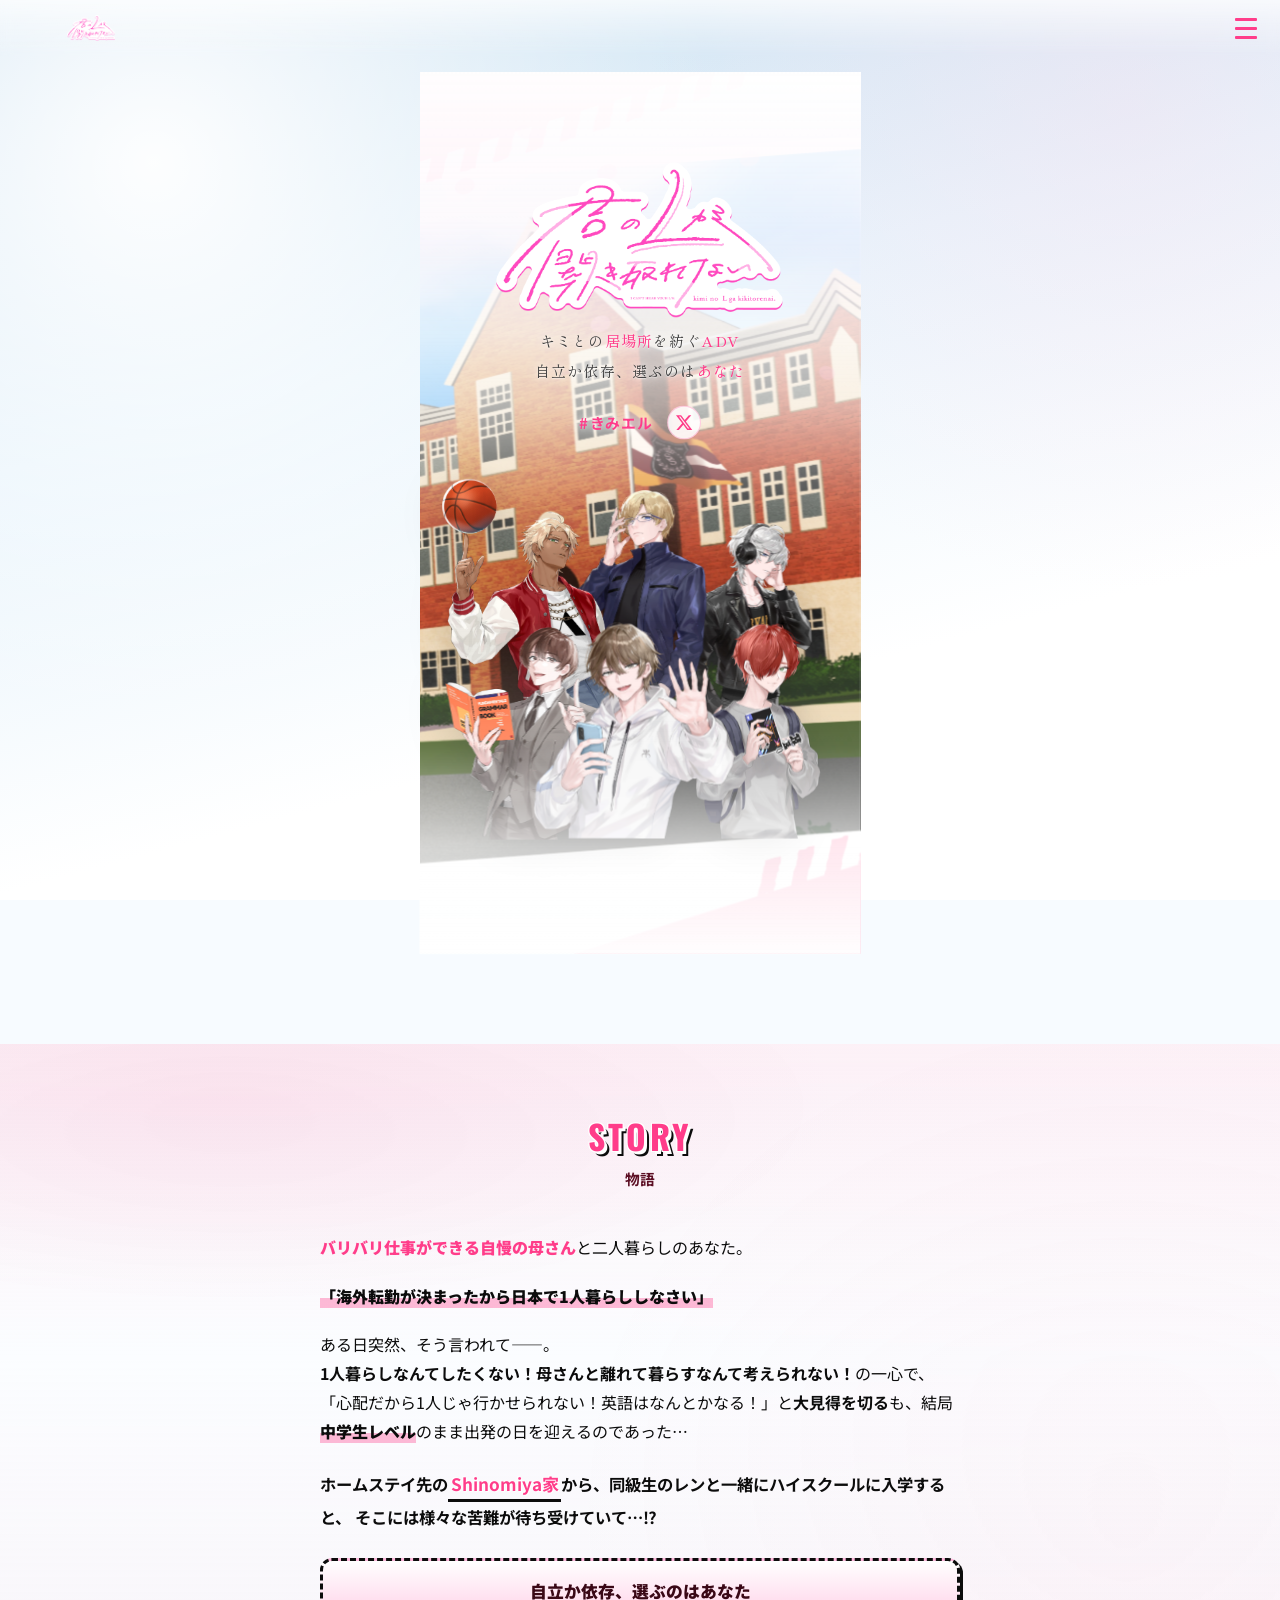
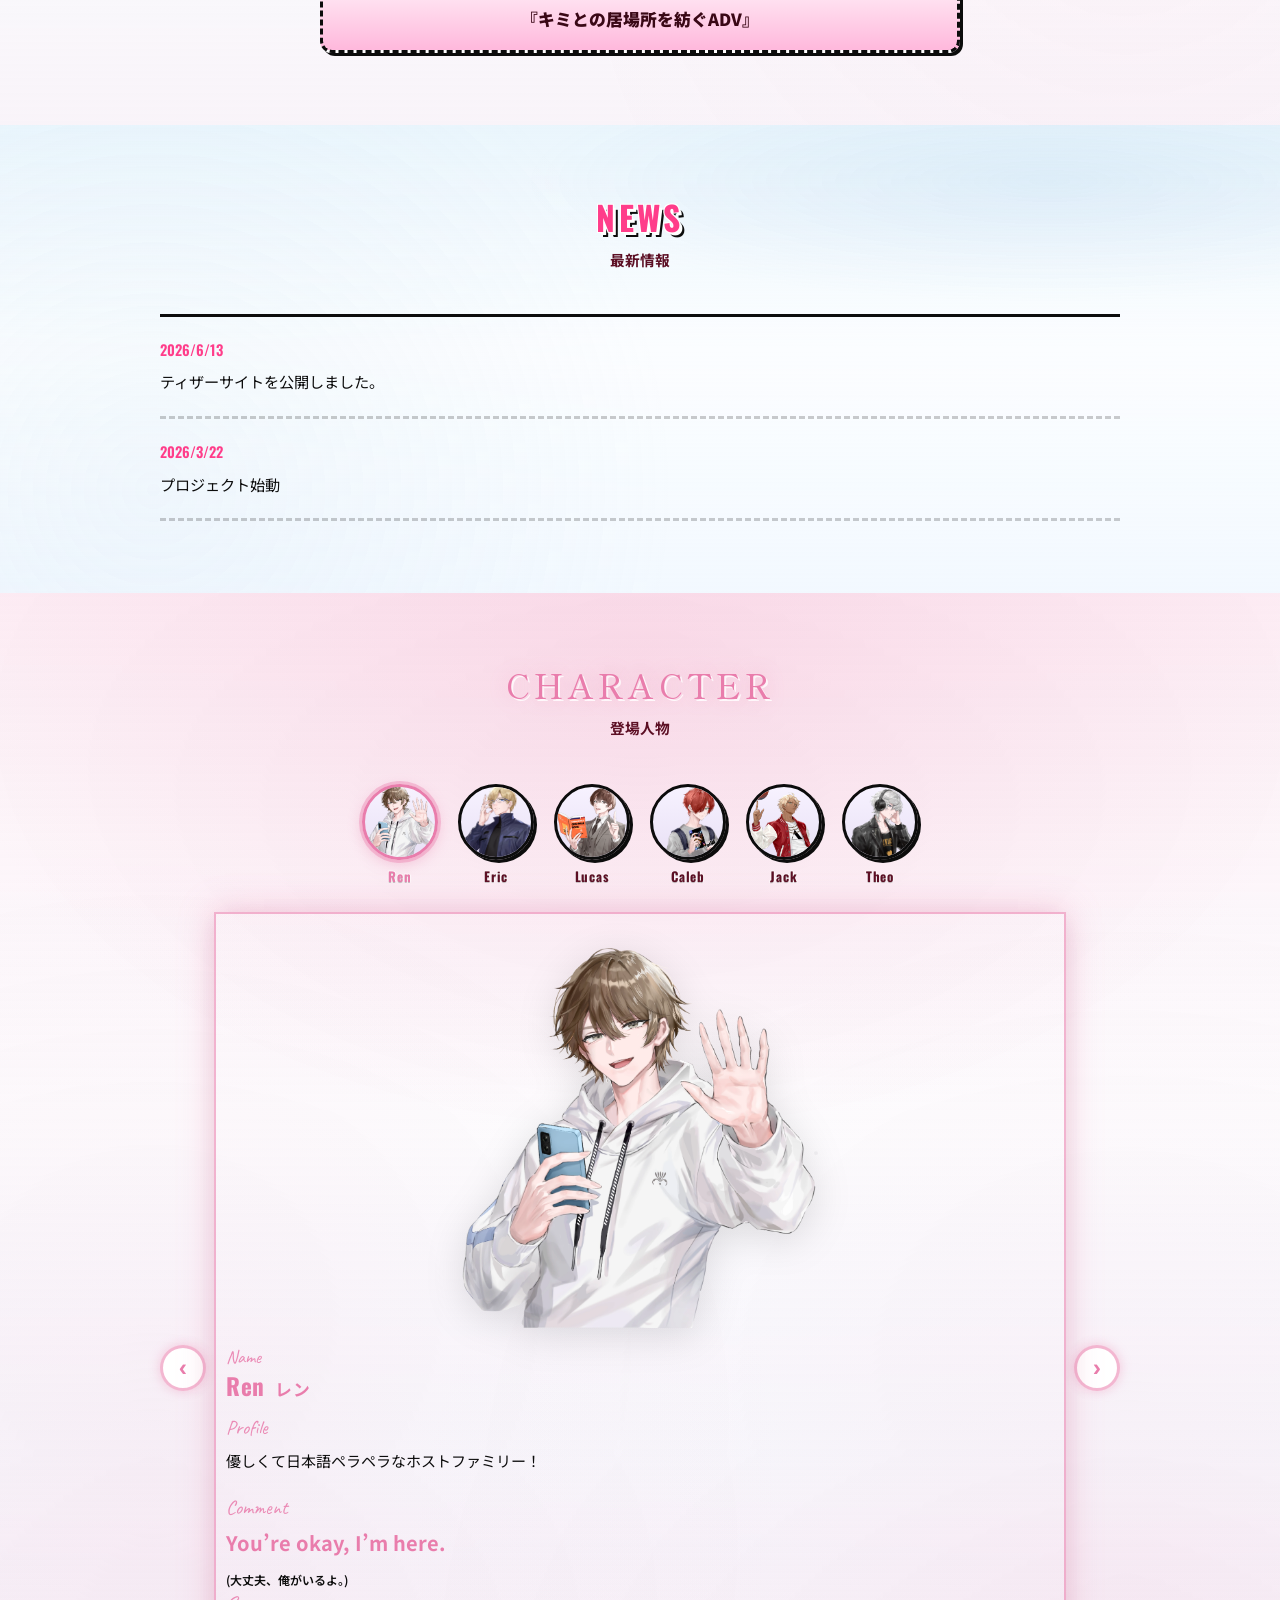
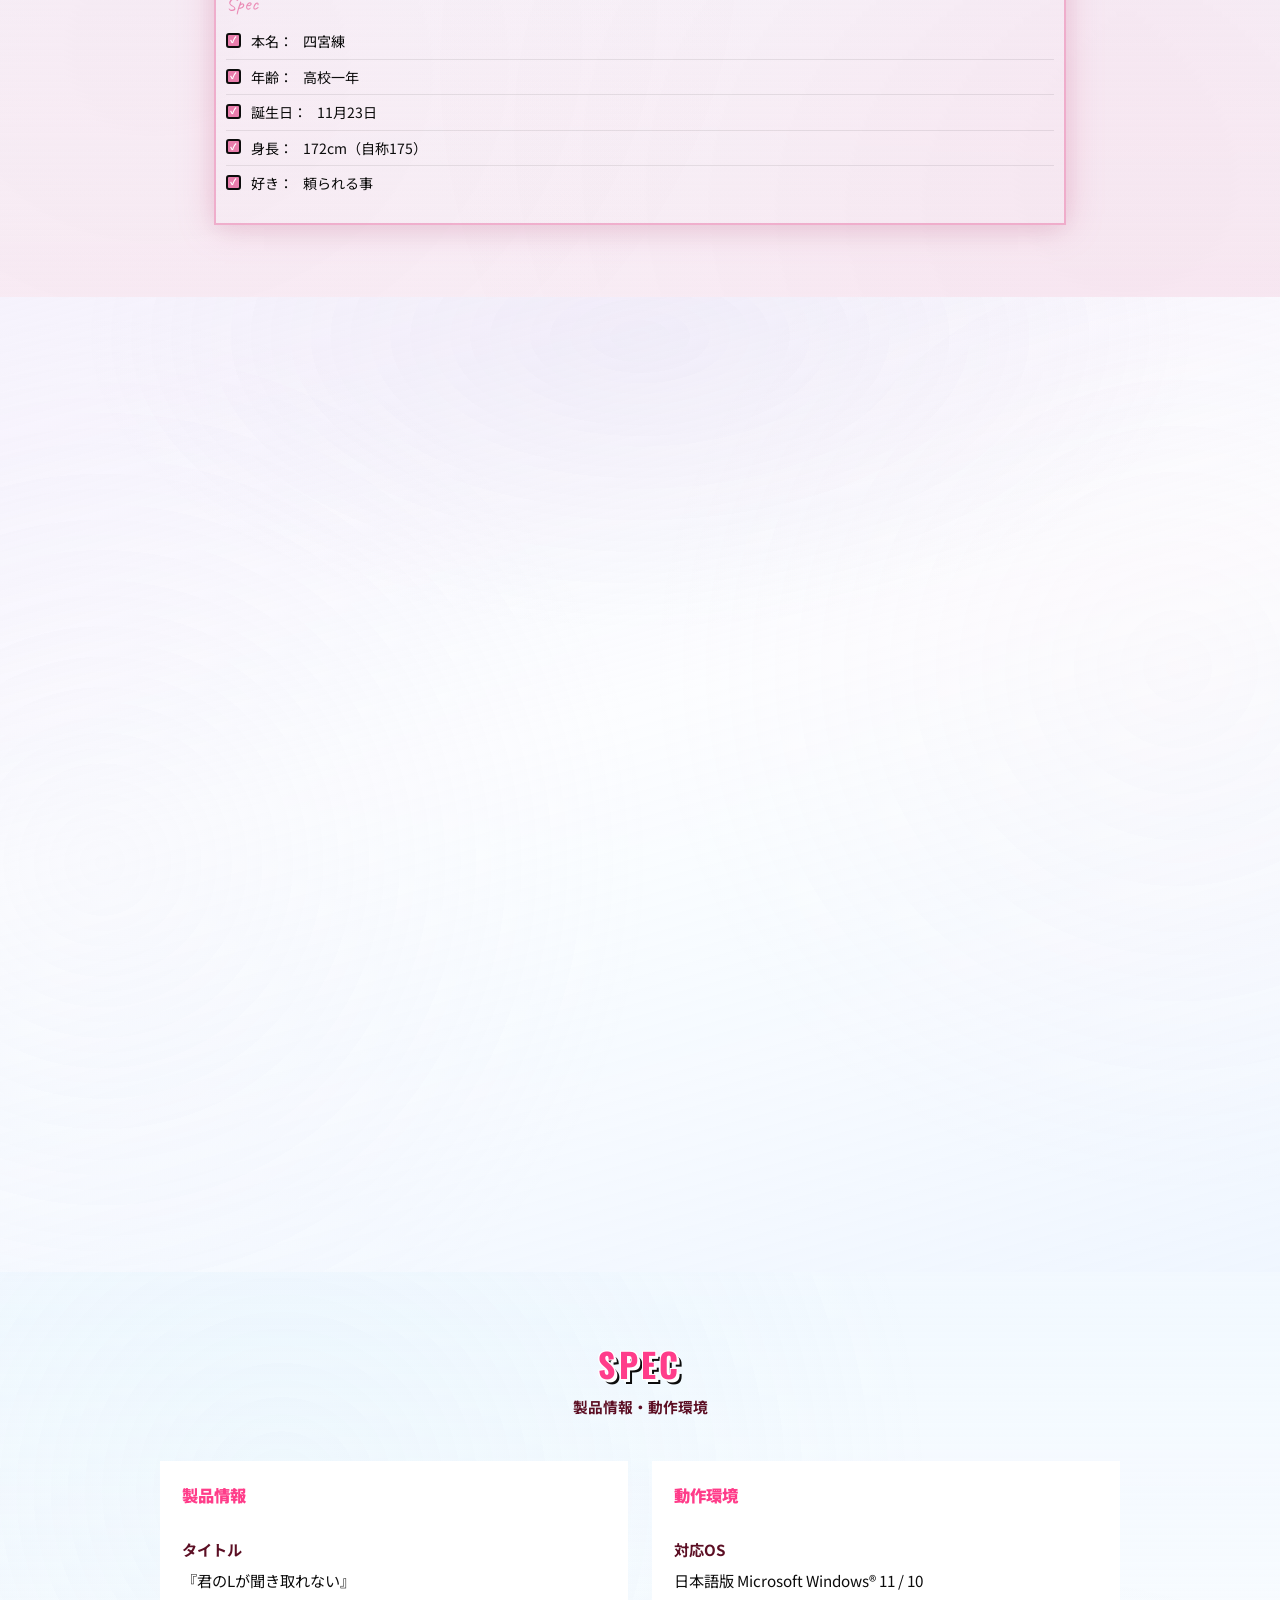
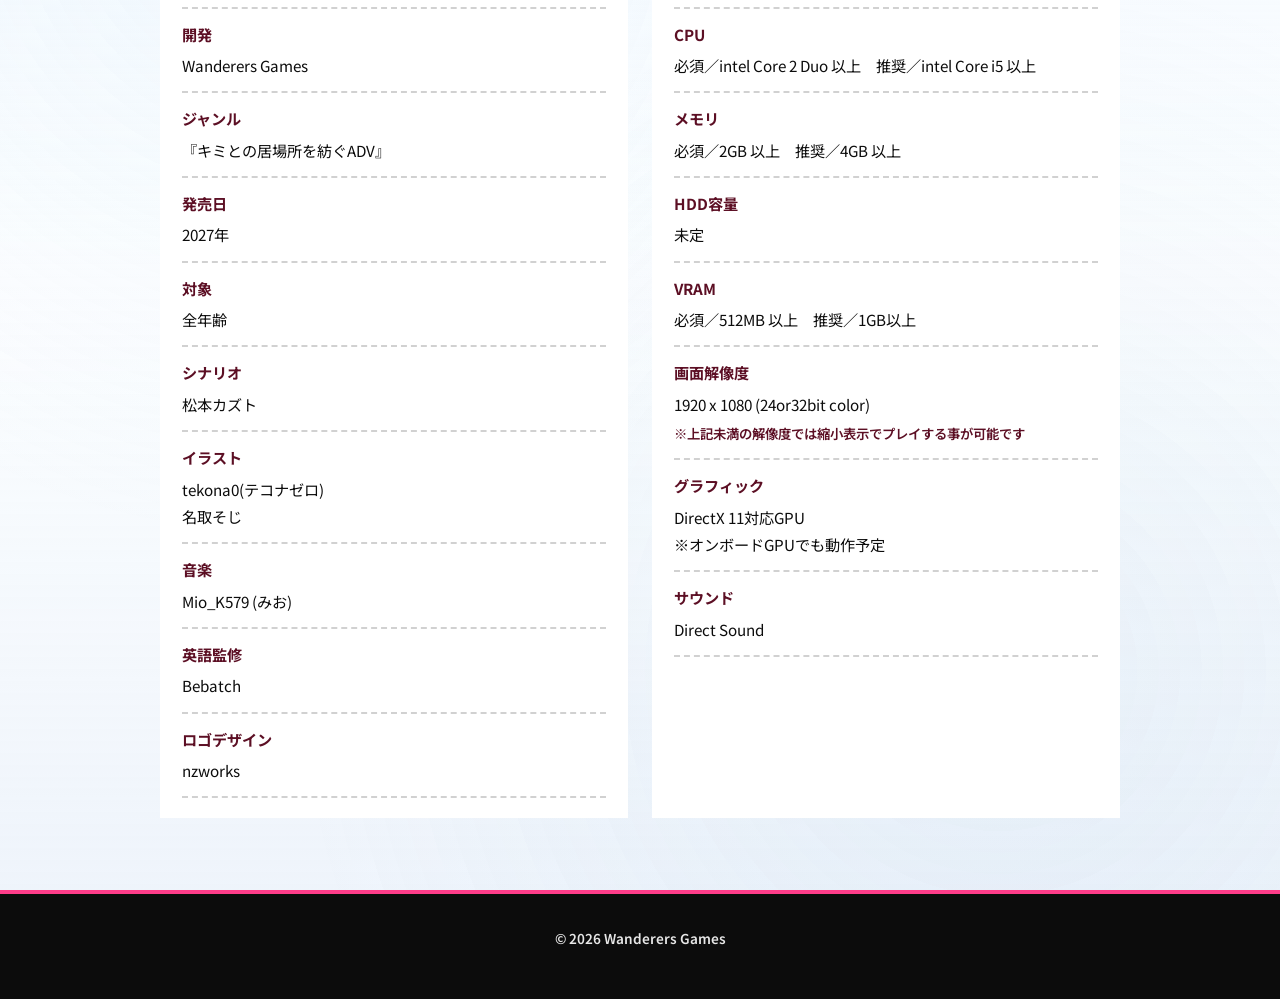
<file: kimil/index.html>
<!DOCTYPE html>
<html lang="ja">

<head>
    <!-- Google tag (gtag.js) -->
    <script async src="https://www.googletagmanager.com/gtag/js?id=G-LL60RTEBQD"></script>
    <script>
        window.dataLayer = window.dataLayer || [];
        function gtag() { dataLayer.push(arguments); }
        gtag('js', new Date());
        gtag('config', 'G-LL60RTEBQD');
    </script>
    <meta charset="UTF-8" />
    <meta name="viewport" content="width=device-width, initial-scale=1" />
    <title>『君のLが聞き取れない』ティザー | Wanderers Games</title>
    <meta name="description" content="『キミとの居場所を紡ぐADV』『君のLが聞き取れない』公式ティザー" />
    <meta property="og:type" content="website" />
    <meta property="og:title" content="『君のLが聞き取れない』ティザー | Wanderers Games" />
    <meta property="og:description" content="『キミとの居場所を紡ぐADV』『君のLが聞き取れない』公式ティザー" />
    <meta property="og:url" content="https://wanderers-games.com/kimil/" />
    <meta property="og:image" content="https://wanderers-games.com/kimil/images/og-image.jpg" />
    <meta property="og:image:width" content="1200" />
    <meta property="og:image:height" content="630" />
    <meta property="og:image:alt" content="『君のLが聞き取れない』キービジュアル" />
    <meta name="twitter:card" content="summary_large_image" />
    <meta name="twitter:title" content="『君のLが聞き取れない』ティザー | Wanderers Games" />
    <meta name="twitter:description" content="『キミとの居場所を紡ぐADV』『君のLが聞き取れない』公式ティザー" />
    <meta name="twitter:image" content="https://wanderers-games.com/kimil/images/og-image.jpg" />
    <link rel="preconnect" href="https://fonts.googleapis.com" />
    <link rel="preconnect" href="https://fonts.gstatic.com" crossorigin />
    <link
        href="https://fonts.googleapis.com/css2?family=Caveat:wght@600&family=Noto+Sans+JP:wght@400;700;900&family=Oswald:wght@500;600;700&family=Shippori+Mincho:wght@400;500&display=swap"
        rel="stylesheet" />
    <link rel="stylesheet" href="teaser.css" />
</head>

<body class="theme-pop">
    
    <header class="site-header" id="top">
        <button type="button" class="nav-toggle" aria-controls="site-nav" aria-expanded="false" aria-label="メニューを開閉">
            <span></span><span></span><span></span>
        </button>
        <a class="brand" href="#intro"
            aria-label="『君のLが聞き取れない』（I CAN'T HEAR YOUR L'S.）トップへ">
            <span class="brand__logo" role="img" aria-hidden="true"></span>
        </a>
    </header>

    <button type="button" class="site-nav-overlay" id="site-nav-overlay" aria-label="メニューを閉じる"
        tabindex="-1" hidden></button>

    <nav class="site-nav" id="site-nav" aria-label="メイン">
        <div class="site-nav__deco" aria-hidden="true"></div>
        <div class="site-nav__panel">
            <div class="site-nav__head">
                <a class="site-nav__brand" href="#intro" aria-label="トップへ">
                    <span class="site-nav__brand-logo" role="img" aria-hidden="true"></span>
                </a>
                <button type="button" class="site-nav__close" aria-label="メニューを閉じる">
                    <span aria-hidden="true">&times;</span>
                </button>
            </div>
            <div class="site-nav__body">
                <div class="site-nav__menu-label">
                    <span class="site-nav__menu-title">MENU</span>
                    <span class="site-nav__menu-rule" aria-hidden="true">
                        <span class="site-nav__menu-line"></span>
                        <span class="site-nav__menu-sakura">✿</span>
                    </span>
                </div>
                <div class="nav-list-wrap">
                    <ul class="nav-list" id="nav-list">
                        <li><a href="#intro">INTRO</a></li>
                        <li><a href="#story">STORY</a></li>
                        <li><a href="#news">NEWS</a></li>
                        <li><a href="#character">CHARACTER</a></li>
                        <li><a href="#gallery">GALLERY</a></li>
                        <li><a href="#spec">SPEC</a></li>
                    </ul>
                    <span class="nav-indicator" id="nav-indicator" aria-hidden="true"></span>
                </div>
            </div>
            <footer class="site-nav__footer">
                <div class="site-nav__footer-divider" aria-hidden="true">
                    <span class="site-nav__footer-diamond">✦</span>
                </div>
                <p class="site-nav__tagline">Teaser Site</p>
                <div class="site-nav__share">
                    <span class="site-nav__share-label">SHARE</span>
                    <a class="site-nav__share-x" href="https://twitter.com/intent/tweet?url=https%3A%2F%2Fwanderers-games.com%2Fkimil%2F&amp;text=%E3%80%8E%E5%90%9B%E3%81%AEL%E3%81%8C%E8%81%9E%E3%81%8D%E5%8F%96%E3%82%8C%E3%81%AA%E3%81%84%E3%80%8F%E5%85%AC%E5%BC%8F%E3%83%86%E3%82%A3%E3%82%B6%E3%83%BC"
                        target="_blank" rel="noopener noreferrer" aria-label="Xでシェア">
                        <svg class="site-nav__share-x-icon" viewBox="0 0 24 24" width="18" height="18" aria-hidden="true">
                            <path fill="currentColor"
                                d="M18.244 2.25h3.308l-7.227 8.26 8.502 11.24H16.17l-5.214-6.817L4.99 21.75H1.68l7.73-8.835L1.254 2.25H8.08l4.713 6.231zm-1.161 17.52h1.833L7.084 4.126H5.117z" />
                        </svg>
                    </a>
                </div>
                <p class="site-nav__copy">©2026 WanderersGames</p>
            </footer>
        </div>
    </nav>

    <main>
        <section class="section section--hero" id="intro">
                <div class="hero-v2 hero-v2--play">
                    <div class="hero-v2__canvas">
                    <div class="hero-v2__scene" aria-hidden="true">
                        <div class="hero-v2__bg-stack">
                            <img class="hero-v2__bg hero-v2__bg--2" src="images/kv/bg2.webp" alt="" width="1024"
                                height="803" decoding="async" fetchpriority="high" />
                            <img class="hero-v2__bg hero-v2__bg--4" src="images/kv/bg4.webp" alt="" width="1024"
                                height="803" decoding="async" />
                        </div>
                        <div class="hero-v2__gradient"></div>
                        <div class="hero-v2__petals" aria-hidden="true"></div>
                        <div class="hero-v2__cast">
                            <img class="hero-v2__char hero-v2__char--jack" src="images/kv/char-jack.webp" alt=""
                                width="661" height="1024" decoding="async" />
                            <img class="hero-v2__char hero-v2__char--eric" src="images/kv/char-eric.webp" alt=""
                                width="486" height="1024" decoding="async" />
                            <img class="hero-v2__char hero-v2__char--theo" src="images/kv/char-theo.webp" alt=""
                                width="513" height="1024" decoding="async" />
                            <img class="hero-v2__char hero-v2__char--lucas" src="images/kv/char-lucas.webp" alt=""
                                width="764" height="1024" decoding="async" />
                            <img class="hero-v2__char hero-v2__char--ren" src="images/kv/char-ren.webp" alt=""
                                width="959" height="1024" decoding="async" />
                            <img class="hero-v2__char hero-v2__char--caleb" src="images/kv/char-caleb.webp" alt=""
                                width="734" height="1024" decoding="async" />
                        </div>
                    </div>
                    <div class="hero-v2__brand">
                        <h1 class="hero-v2__title">
                            <img class="hero-v2__logo" src="images/title-logo.png"
                                alt="『君のLが聞き取れない』（I CAN'T HEAR YOUR L'S.）" width="1024"
                                height="553" decoding="async" fetchpriority="high" />
                        </h1>
                        <p class="hero-v2__genre">
                            <span class="hero-v2__genre-line">キミとの<span class="hero-v2__genre-em">居場所</span>を紡ぐ<span class="hero-v2__genre-em">ADV</span></span>
                            <span class="hero-v2__genre-line">自立か依存、選ぶのは<span class="hero-v2__genre-em">あなた</span></span>
                        </p>
                        <div class="hero-v2__social">
                            <span class="hero-v2__hashtag">#きみエル</span>
                            <a class="hero-v2__x-link" href="https://x.com/Wanderers_Games" target="_blank"
                                rel="noopener noreferrer" aria-label="公式X（@Wanderers_Games）">
                                <svg class="hero-v2__x-icon" viewBox="0 0 24 24" width="16" height="16" aria-hidden="true">
                                    <path fill="currentColor"
                                        d="M18.244 2.25h3.308l-7.227 8.26 8.502 11.24H16.17l-5.214-6.817L4.99 21.75H1.68l7.73-8.835L1.254 2.25H8.08l4.713 6.231zm-1.161 17.52h1.833L7.084 4.126H5.117z" />
                                </svg>
                            </a>
                        </div>
                    </div>
                    </div>
                </div>
        </section>

        <section class="section section--paper" id="story">
            <div class="section__inner section__inner--narrow">
                <header class="section__head">
                    <h2 class="section__title-en pop-outline pop-outline--dark">STORY</h2>
                    <p class="section__title-ja">物語</p>
                </header>
                <div class="prose prose--story">
                    <p>
                        <strong class="story-lead-word">バリバリ仕事ができる自慢の母さん</strong>と二人暮らしのあなた。
                    </p>

                    
                    <p>
                        <strong class="story-hit">「海外転勤が決まったから日本で1人暮らししなさい」</strong>
                    </p>

                    <p>
                        ある日突然、そう言われて――。<br />
                        <strong>1人暮らしなんてしたくない！母さんと離れて暮らすなんて考えられない！</strong>の一心で、<br />
                        「心配だから1人じゃ行かせられない！英語はなんとかなる！」と<strong>大見得を切る</strong>も、結局<strong
                            class="story-hit">中学生レベル</strong>のまま出発の日を迎えるのであった…
                    </p>

                    <p class="story-hook">
                        ホームステイ先の<strong class="story-keyphrase">Shinomiya家</strong>から、同級生の<strong>レン</strong>と一緒にハイスクールに入学すると、
                        そこには様々な苦難が待ち受けていて…⁉
                    </p>

                    
                    <p class="story-finale">
                        自立か依存、選ぶのはあなた<br />
                        『キミとの居場所を紡ぐADV』
                    </p>
                </div>
            </div>
        </section>

        <section class="section section--paper" id="news">
            <div class="section__inner">
                <header class="section__head">
                    <h2 class="section__title-en pop-outline pop-outline--dark">NEWS</h2>
                    <p class="section__title-ja">最新情報</p>
                </header>
                <ul class="news-list">
                    <li>
                        <time datetime="2026-06-13">2026/6/13</time>
                        <span>ティザーサイトを公開しました。</span>
                    </li>
                    <li>
                        <time datetime="2026-03-22">2026/3/22</time>
                        <span>プロジェクト始動</span>
                    </li>
                </ul>
            </div>
        </section>

        <section class="section section--pop" id="character" data-char-theme="ren">
            <div class="section__inner">
                <header class="section__head">
                    <h2 class="section__title-en pop-outline">CHARACTER</h2>
                    <p class="section__title-ja">登場人物</p>
                </header>

                <div class="char-layout">
                    <ul class="char-icon-bar" role="tablist" aria-label="キャラクター選択">
                        <li>
                            <button type="button" class="char-icon-btn is-active" role="tab" aria-selected="true"
                                aria-controls="panel-ren" id="tab-ren" data-char="ren">
                                <span class="char-icon-btn__clip" aria-hidden="true">
                                    <img class="char-icon-btn__img char-icon-btn__img--ren" src="images/kv/char-ren.webp"
                                        alt="" decoding="async" />
                                </span>
                                <span class="char-icon-btn__name">Ren</span>
                            </button>
                        </li>
                        <li>
                            <button type="button" class="char-icon-btn" role="tab" aria-selected="false"
                                aria-controls="panel-eric" id="tab-eric" data-char="eric">
                                <span class="char-icon-btn__clip" aria-hidden="true">
                                    <img class="char-icon-btn__img char-icon-btn__img--eric" src="images/Eric02.webp"
                                        alt="" decoding="async" />
                                </span>
                                <span class="char-icon-btn__name">Eric</span>
                            </button>
                        </li>
                        <li>
                            <button type="button" class="char-icon-btn" role="tab" aria-selected="false"
                                aria-controls="panel-lucas" id="tab-lucas" data-char="lucas">
                                <span class="char-icon-btn__clip" aria-hidden="true">
                                    <img class="char-icon-btn__img char-icon-btn__img--lucas" src="images/kv/char-lucas.webp"
                                        alt="" decoding="async" />
                                </span>
                                <span class="char-icon-btn__name">Lucas</span>
                            </button>
                        </li>
                        <li>
                            <button type="button" class="char-icon-btn" role="tab" aria-selected="false"
                                aria-controls="panel-caleb" id="tab-caleb" data-char="caleb">
                                <span class="char-icon-btn__clip" aria-hidden="true">
                                    <img class="char-icon-btn__img char-icon-btn__img--caleb" src="images/kv/char-caleb.webp"
                                        alt="" decoding="async" />
                                </span>
                                <span class="char-icon-btn__name">Caleb</span>
                            </button>
                        </li>
                        <li>
                            <button type="button" class="char-icon-btn" role="tab" aria-selected="false"
                                aria-controls="panel-jack" id="tab-jack" data-char="jack">
                                <span class="char-icon-btn__clip" aria-hidden="true">
                                    <img class="char-icon-btn__img char-icon-btn__img--jack" src="images/Jack02.webp"
                                        alt="" decoding="async" />
                                </span>
                                <span class="char-icon-btn__name">Jack</span>
                            </button>
                        </li>
                        <li>
                            <button type="button" class="char-icon-btn" role="tab" aria-selected="false"
                                aria-controls="panel-theo" id="tab-theo" data-char="theo">
                                <span class="char-icon-btn__clip" aria-hidden="true">
                                    <img class="char-icon-btn__img char-icon-btn__img--theo" src="images/Theo02.webp"
                                        alt="" decoding="async" />
                                </span>
                                <span class="char-icon-btn__name">Theo</span>
                            </button>
                        </li>
                    </ul>

                    <div class="char-browse-wrap" id="char-browse-region" role="region" aria-label="キャラクター紹介">
                        <button type="button" class="char-arrow char-arrow--prev" aria-label="前のキャラクター">&lsaquo;</button>
                        <div class="char-browse">
                            <article class="char-sheet is-active pop-card" id="panel-ren" role="tabpanel"
                                aria-labelledby="tab-ren" aria-hidden="false" data-char-panel="ren">
                                <div class="char-sheet__visual">
                                    <img class="char-sheet__figure" src="images/kv/char-ren.webp" decoding="async"
                                        alt="レン（立ち絵）" />
                                </div>
                                <div class="char-sheet__body">
                                    <p class="char-sheet__name-label">Name</p>
                                    <h3 class="char-sheet__name-line">
                                        <span class="char-sheet__name-en">Ren</span>
                                        <span class="char-sheet__name-ruby" lang="ja">レン</span>
                                    </h3>
                                    <div class="char-sheet__block">
                                        <p class="char-sheet__block-title">Profile</p>
                                        <p class="char-sheet__text">優しくて日本語ペラペラなホストファミリー！</p>
                                    </div>
                                    <div class="char-sheet__block char-sheet__block--comment">
                                        <p class="char-sheet__block-title">Comment</p>
                                        <blockquote class="char-sheet__quote">
                                            <p>You’re okay, I’m here.<br /><span class="char-sheet__quote-ja" lang="ja">(大丈夫、俺がいるよ。)</span></p>
                                        </blockquote>
                                    </div>
                                    <div class="char-sheet__spec">
                                        <div class="char-sheet__block">
                                            <p class="char-sheet__block-title">Spec</p>
                                            <ul class="char-spec-lines" aria-label="スペック">
                                                <li><span class="char-spec-lines__mark" aria-hidden="true"></span>本名：<span>四宮練</span></li>
                                                <li><span class="char-spec-lines__mark" aria-hidden="true"></span>年齢：<span>高校一年</span></li>
                                                <li><span class="char-spec-lines__mark" aria-hidden="true"></span>誕生日：<span>11月23日</span></li>
                                                <li><span class="char-spec-lines__mark" aria-hidden="true"></span>身長：<span>172cm（自称175）</span></li>
                                                <li><span class="char-spec-lines__mark" aria-hidden="true"></span>好き：<span>頼られる事</span></li>
                                            </ul>
                                        </div>
                                    </div>
                                </div>
                            </article>

                            <article class="char-sheet pop-card" id="panel-eric" role="tabpanel" aria-labelledby="tab-eric"
                                aria-hidden="true" data-char-panel="eric">
                                <div class="char-sheet__visual">
                                    <img class="char-sheet__figure" src="images/Eric02.webp" decoding="async"
                                        alt="Eric（立ち絵）" />
                                </div>
                                <div class="char-sheet__body">
                                    <p class="char-sheet__name-label">Name</p>
                                    <h3 class="char-sheet__name-line">
                                        <span class="char-sheet__name-en">Eric</span>
                                        <span class="char-sheet__name-ruby" lang="ja">エリック</span>
                                    </h3>
                                    <div class="char-sheet__block">
                                        <p class="char-sheet__block-title">Profile</p>
                                        <p class="char-sheet__text">いつも難しそうな経済誌を読んでいるエリート上級生</p>
                                    </div>
                                    <div class="char-sheet__block char-sheet__block--comment">
                                        <p class="char-sheet__block-title">Comment</p>
                                        <blockquote class="char-sheet__quote">
                                            <p>You think those childish words place you on my level?<br /><span class="char-sheet__quote-ja" lang="ja">(そんな幼稚な言葉で私と会話になるとでも？)</span></p>
                                        </blockquote>
                                    </div>
                                    <div class="char-sheet__spec">
                                        <div class="char-sheet__block">
                                            <p class="char-sheet__block-title">Spec</p>
                                            <ul class="char-spec-lines" aria-label="スペック">
                                                <li><span class="char-spec-lines__mark" aria-hidden="true"></span>本名：<span>エリック・コールマン（Eric Coleman）</span></li>
                                                <li><span class="char-spec-lines__mark" aria-hidden="true"></span>年齢：<span>高校四年（最終学年）</span></li>
                                                <li><span class="char-spec-lines__mark" aria-hidden="true"></span>誕生日：<span>9月1日</span></li>
                                                <li><span class="char-spec-lines__mark" aria-hidden="true"></span>身長：<span>180cm</span></li>
                                                <li><span class="char-spec-lines__mark" aria-hidden="true"></span>好き：<span>結果を出す事</span></li>
                                            </ul>
                                        </div>
                                    </div>
                                </div>
                            </article>

                            <article class="char-sheet pop-card" id="panel-lucas" role="tabpanel" aria-labelledby="tab-lucas"
                                aria-hidden="true" data-char-panel="lucas">
                                <div class="char-sheet__visual">
                                    <img class="char-sheet__figure" src="images/kv/char-lucas.webp" decoding="async"
                                        alt="Lucas（立ち絵）" />
                                </div>
                                <div class="char-sheet__body">
                                    <p class="char-sheet__name-label">Name</p>
                                    <h3 class="char-sheet__name-line">
                                        <span class="char-sheet__name-en">Lucas</span>
                                        <span class="char-sheet__name-ruby" lang="ja">ルーカス</span>
                                    </h3>
                                    <div class="char-sheet__block">
                                        <p class="char-sheet__block-title">Profile</p>
                                        <p class="char-sheet__text">あなたを導いてくれる辛抱強くて優しい先生</p>
                                    </div>
                                    <div class="char-sheet__block char-sheet__block--comment">
                                        <p class="char-sheet__block-title">Comment</p>
                                        <blockquote class="char-sheet__quote">
                                            <p>I really like students who ask questions.<br /><span class="char-sheet__quote-ja" lang="ja">(質問をしてくれる生徒は大好きですよ。)</span></p>
                                        </blockquote>
                                    </div>
                                    <div class="char-sheet__spec">
                                        <div class="char-sheet__block">
                                            <p class="char-sheet__block-title">Spec</p>
                                            <ul class="char-spec-lines" aria-label="スペック">
                                                <li><span class="char-spec-lines__mark" aria-hidden="true"></span>本名：<span>ルーカス・ベネット（Lucas Bennett）</span></li>
                                                <li><span class="char-spec-lines__mark" aria-hidden="true"></span>年齢：<span>24歳</span></li>
                                                <li><span class="char-spec-lines__mark" aria-hidden="true"></span>誕生日：<span>2月14日</span></li>
                                                <li><span class="char-spec-lines__mark" aria-hidden="true"></span>身長：<span>178cm</span></li>
                                                <li><span class="char-spec-lines__mark" aria-hidden="true"></span>好き：<span>生徒の成長</span></li>
                                            </ul>
                                        </div>
                                    </div>
                                </div>
                            </article>

                            <article class="char-sheet pop-card" id="panel-caleb" role="tabpanel" aria-labelledby="tab-caleb"
                                aria-hidden="true" data-char-panel="caleb">
                                <div class="char-sheet__visual">
                                    <img class="char-sheet__figure" src="images/kv/char-caleb.webp" decoding="async"
                                        alt="Caleb（立ち絵）" />
                                </div>
                                <div class="char-sheet__body">
                                    <p class="char-sheet__name-label">Name</p>
                                    <h3 class="char-sheet__name-line">
                                        <span class="char-sheet__name-en">Caleb</span>
                                        <span class="char-sheet__name-ruby" lang="ja">ケイレブ</span>
                                    </h3>
                                    <div class="char-sheet__block">
                                        <p class="char-sheet__block-title">Profile</p>
                                        <p class="char-sheet__text">引っ込み思案だけどゲームの話になると...？</p>
                                    </div>
                                    <div class="char-sheet__block char-sheet__block--comment">
                                        <p class="char-sheet__block-title">Comment</p>
                                        <blockquote class="char-sheet__quote">
                                            <p>No way, you know this game?!<br /><span class="char-sheet__quote-ja" lang="ja">(えっ…このゲーム知ってるの！？)</span></p>
                                        </blockquote>
                                    </div>
                                    <div class="char-sheet__spec">
                                        <div class="char-sheet__block">
                                            <p class="char-sheet__block-title">Spec</p>
                                            <ul class="char-spec-lines" aria-label="スペック">
                                                <li><span class="char-spec-lines__mark" aria-hidden="true"></span>本名：<span>ケイレブ・ハリントン（Caleb Harrington）</span></li>
                                                <li><span class="char-spec-lines__mark" aria-hidden="true"></span>年齢：<span>高校一年生</span></li>
                                                <li><span class="char-spec-lines__mark" aria-hidden="true"></span>誕生日：<span>8月19日</span></li>
                                                <li><span class="char-spec-lines__mark" aria-hidden="true"></span>身長：<span>176cm（猫背なのでもっと低く見える）</span></li>
                                                <li><span class="char-spec-lines__mark" aria-hidden="true"></span>好き：<span>日本のゲーム、アニメ</span></li>
                                            </ul>
                                        </div>
                                    </div>
                                </div>
                            </article>

                            <article class="char-sheet pop-card" id="panel-jack" role="tabpanel" aria-labelledby="tab-jack"
                                aria-hidden="true" data-char-panel="jack">
                                <div class="char-sheet__visual">
                                    <img class="char-sheet__figure" src="images/Jack02.webp" decoding="async"
                                        alt="Jack（立ち絵）" />
                                </div>
                                <div class="char-sheet__body">
                                    <p class="char-sheet__name-label">Name</p>
                                    <h3 class="char-sheet__name-line">
                                        <span class="char-sheet__name-en">Jack</span>
                                        <span class="char-sheet__name-ruby" lang="ja">ジャック</span>
                                    </h3>
                                    <div class="char-sheet__block">
                                        <p class="char-sheet__block-title">Profile</p>
                                        <p class="char-sheet__text">バスケと車と楽しい事が大好きなムードメーカー</p>
                                    </div>
                                    <div class="char-sheet__block char-sheet__block--comment">
                                        <p class="char-sheet__block-title">Comment</p>
                                        <blockquote class="char-sheet__quote">
                                            <p>Work hard and eat lots! That’s how you become strong!<br /><span class="char-sheet__quote-ja" lang="ja">(思いっきり体動かして腹いっぱい食う！それが強さだ！！)</span></p>
                                        </blockquote>
                                    </div>
                                    <div class="char-sheet__spec">
                                        <div class="char-sheet__block">
                                            <p class="char-sheet__block-title">Spec</p>
                                            <ul class="char-spec-lines" aria-label="スペック">
                                                <li><span class="char-spec-lines__mark" aria-hidden="true"></span>本名：<span>ジャック・ベイリー（Jack Bailey）</span></li>
                                                <li><span class="char-spec-lines__mark" aria-hidden="true"></span>年齢：<span>高校2年</span></li>
                                                <li><span class="char-spec-lines__mark" aria-hidden="true"></span>誕生日：<span>10月12日</span></li>
                                                <li><span class="char-spec-lines__mark" aria-hidden="true"></span>身長：<span>189cm</span></li>
                                                <li><span class="char-spec-lines__mark" aria-hidden="true"></span>好き：<span>バスケ、車、BBQ、楽しい事</span></li>
                                            </ul>
                                        </div>
                                    </div>
                                </div>
                            </article>

                            <article class="char-sheet pop-card" id="panel-theo" role="tabpanel" aria-labelledby="tab-theo"
                                aria-hidden="true" data-char-panel="theo">
                                <div class="char-sheet__visual">
                                    <img class="char-sheet__figure" src="images/Theo02.webp" decoding="async"
                                        alt="Theo（立ち絵）" />
                                </div>
                                <div class="char-sheet__body">
                                    <p class="char-sheet__name-label">Name</p>
                                    <h3 class="char-sheet__name-line">
                                        <span class="char-sheet__name-en">Theo</span>
                                        <span class="char-sheet__name-ruby" lang="ja">テオ</span>
                                    </h3>
                                    <div class="char-sheet__block">
                                        <p class="char-sheet__block-title">Profile</p>
                                        <p class="char-sheet__text">ぶっきらぼうでちょっと怖い...いつも爆音で音楽を聴いている</p>
                                    </div>
                                    <div class="char-sheet__block char-sheet__block--comment">
                                        <p class="char-sheet__block-title">Comment</p>
                                        <blockquote class="char-sheet__quote">
                                            <p>Leave me alone.<br /><span class="char-sheet__quote-ja" lang="ja">(ほっといて)</span></p>
                                        </blockquote>
                                    </div>
                                    <div class="char-sheet__spec">
                                        <div class="char-sheet__block">
                                            <p class="char-sheet__block-title">Spec</p>
                                            <ul class="char-spec-lines" aria-label="スペック">
                                                <li><span class="char-spec-lines__mark" aria-hidden="true"></span>本名：<span>テオ・クレイン（Theo Crane）</span></li>
                                                <li><span class="char-spec-lines__mark" aria-hidden="true"></span>年齢：<span>高校三年</span></li>
                                                <li><span class="char-spec-lines__mark" aria-hidden="true"></span>誕生日：<span>4月13日</span></li>
                                                <li><span class="char-spec-lines__mark" aria-hidden="true"></span>身長：<span>175cm</span></li>
                                                <li><span class="char-spec-lines__mark" aria-hidden="true"></span>好き：<span>重低音</span></li>
                                            </ul>
                                        </div>
                                    </div>
                                </div>
                            </article>
                        </div>
                        <button type="button" class="char-arrow char-arrow--next" aria-label="次のキャラクター">&rsaquo;</button>
                    </div>
                </div>
            </div>
        </section>

        <section class="section section--paper" id="gallery">
            <div class="section__inner">
                <header class="section__head">
                    <h2 class="section__title-en pop-outline pop-outline--dark">GALLERY</h2>
                    <p class="section__title-ja">画廊</p>
                </header>
                <div class="gallery-layout">
                    <ul class="gallery-icon-bar" role="tablist" aria-label="ギャラリー画像の選択">
                        <li>
                            <button type="button" class="gallery-icon-btn is-active" role="tab" aria-selected="true"
                                aria-controls="gallery-panel-0" id="gallery-tab-0" data-gallery-index="0">
                                <span class="gallery-icon-btn__clip" aria-hidden="true">
                                    <img class="gallery-icon-btn__img" src="images/gallery-01.webp" alt="" decoding="async" />
                                </span>
                                <span class="gallery-icon-btn__name">FILE.01</span>
                            </button>
                        </li>
                        <li>
                            <button type="button" class="gallery-icon-btn" role="tab" aria-selected="false"
                                aria-controls="gallery-panel-1" id="gallery-tab-1" data-gallery-index="1">
                                <span class="gallery-icon-btn__clip" aria-hidden="true">
                                    <img class="gallery-icon-btn__img" src="images/gallery-02.webp" alt="" decoding="async" />
                                </span>
                                <span class="gallery-icon-btn__name">FILE.02</span>
                            </button>
                        </li>
                        <li>
                            <button type="button" class="gallery-icon-btn" role="tab" aria-selected="false"
                                aria-controls="gallery-panel-2" id="gallery-tab-2" data-gallery-index="2">
                                <span class="gallery-icon-btn__clip gallery-icon-btn__clip--placeholder" aria-hidden="true"></span>
                                <span class="gallery-icon-btn__name">FILE.03</span>
                            </button>
                        </li>
                        <li>
                            <button type="button" class="gallery-icon-btn" role="tab" aria-selected="false"
                                aria-controls="gallery-panel-3" id="gallery-tab-3" data-gallery-index="3">
                                <span class="gallery-icon-btn__clip gallery-icon-btn__clip--placeholder" aria-hidden="true"></span>
                                <span class="gallery-icon-btn__name">FILE.04</span>
                            </button>
                        </li>
                    </ul>

                    <div class="gallery-browse-wrap" role="region" aria-label="ギャラリープレビュー">
                        <button type="button" class="char-arrow char-arrow--prev" aria-label="前の画像">&lsaquo;</button>
                        <div class="gallery-stage">
                            <figure class="gallery-slide is-active pop-card" id="gallery-panel-0" role="tabpanel"
                                aria-labelledby="gallery-tab-0" aria-hidden="false" data-gallery-slide="0">
                                <img class="gallery-slide__img" src="images/gallery-01.webp"
                                    alt="ゲーム画面：空港のシーンと選択肢" width="1280" height="720" decoding="async" />
                            </figure>
                            <figure class="gallery-slide pop-card" id="gallery-panel-1" role="tabpanel"
                                aria-labelledby="gallery-tab-1" aria-hidden="true" data-gallery-slide="1">
                                <img class="gallery-slide__img" src="images/gallery-02.webp"
                                    alt="ゲーム画面：会話と単語選択のシーン" width="1280" height="720" decoding="async" />
                            </figure>
                            <figure class="gallery-slide pop-card" id="gallery-panel-2" role="tabpanel"
                                aria-labelledby="gallery-tab-2" aria-hidden="true" data-gallery-slide="2">
                                <div class="gallery-slide__empty">
                                    <span class="gallery-slide__empty-label">FILE.03</span>
                                    <span class="gallery-slide__empty-note">準備中</span>
                                </div>
                            </figure>
                            <figure class="gallery-slide pop-card" id="gallery-panel-3" role="tabpanel"
                                aria-labelledby="gallery-tab-3" aria-hidden="true" data-gallery-slide="3">
                                <div class="gallery-slide__empty">
                                    <span class="gallery-slide__empty-label">FILE.04</span>
                                    <span class="gallery-slide__empty-note">準備中</span>
                                </div>
                            </figure>
                        </div>
                        <button type="button" class="char-arrow char-arrow--next" aria-label="次の画像">&rsaquo;</button>
                    </div>
                </div>
                <p class="gallery-note">※画像は開発中のものです、実際の製品とは異なる場合があります。</p>
            </div>
        </section>

        <section class="section section--paper" id="spec">
            <div class="section__inner">
                <header class="section__head">
                    <h2 class="section__title-en pop-outline pop-outline--dark">SPEC</h2>
                    <p class="section__title-ja">製品情報・動作環境</p>
                </header>
                <div class="spec-grid">
                    <div class="spec-block pop-card">
                        <h3 class="spec-sub">製品情報</h3>
                        <dl class="spec-list">
                            <div>
                                <dt>タイトル</dt>
                                <dd>『君のLが聞き取れない』</dd>
                            </div>
                            <div>
                                <dt>開発</dt>
                                <dd>Wanderers Games</dd>
                            </div>
                            <div>
                                <dt>ジャンル</dt>
                                <dd>『キミとの居場所を紡ぐADV』</dd>
                            </div>
                            <div>
                                <dt>発売日</dt>
                                <dd>2027年</dd>
                            </div>
                            <div>
                                <dt>対象</dt>
                                <dd>全年齢</dd>
                            </div>
                            <div>
                                <dt>シナリオ</dt>
                                <dd>松本カズト</dd>
                            </div>
                            <div>
                                <dt>イラスト</dt>
                                <dd>
                                    tekona0(テコナゼロ)<br />
                                    名取そじ
                                </dd>
                            </div>
                            <div>
                                <dt>音楽</dt>
                                <dd>Mio_K579 (みお)</dd>
                            </div>
                            <div>
                                <dt>英語監修</dt>
                                <dd>Bebatch</dd>
                            </div>
                            <div>
                                <dt>ロゴデザイン</dt>
                                <dd>nzworks</dd>
                            </div>
                        </dl>
                    </div>
                    <div class="spec-block pop-card">
                        <h3 class="spec-sub">動作環境</h3>
                        <dl class="spec-list">
                            <div>
                                <dt>対応OS</dt>
                                <dd>日本語版 Microsoft Windows® 11 / 10</dd>
                            </div>
                            <div>
                                <dt>CPU</dt>
                                <dd>必須／intel Core 2 Duo 以上　推奨／intel Core i5 以上</dd>
                            </div>
                            <div>
                                <dt>メモリ</dt>
                                <dd>必須／2GB 以上　推奨／4GB 以上</dd>
                            </div>
                            <div>
                                <dt>HDD容量</dt>
                                <dd>未定</dd>
                            </div>
                            <div>
                                <dt>VRAM</dt>
                                <dd>必須／512MB 以上　推奨／1GB以上</dd>
                            </div>
                            <div>
                                <dt>画面解像度</dt>
                                <dd>
                                    1920 x 1080 (24or32bit color)<br />
                                    <span class="spec-note">※上記未満の解像度では縮小表示でプレイする事が可能です</span>
                                </dd>
                            </div>
                            <div>
                                <dt>グラフィック</dt>
                                <dd>DirectX 11対応GPU<br />
                                    ※オンボードGPUでも動作予定</dd>
                            </div>
                            <div>
                                <dt>サウンド</dt>
                                <dd>Direct Sound</dd>
                            </div>
                        </dl>
                    </div>
                </div>
            </div>
        </section>
    </main>

    <footer class="site-footer">
        <p class="footer-copy">© <span id="year"></span> Wanderers Games</p>
    </footer>

    <script src="teaser.js"></script>
</body>

</html>
</file>
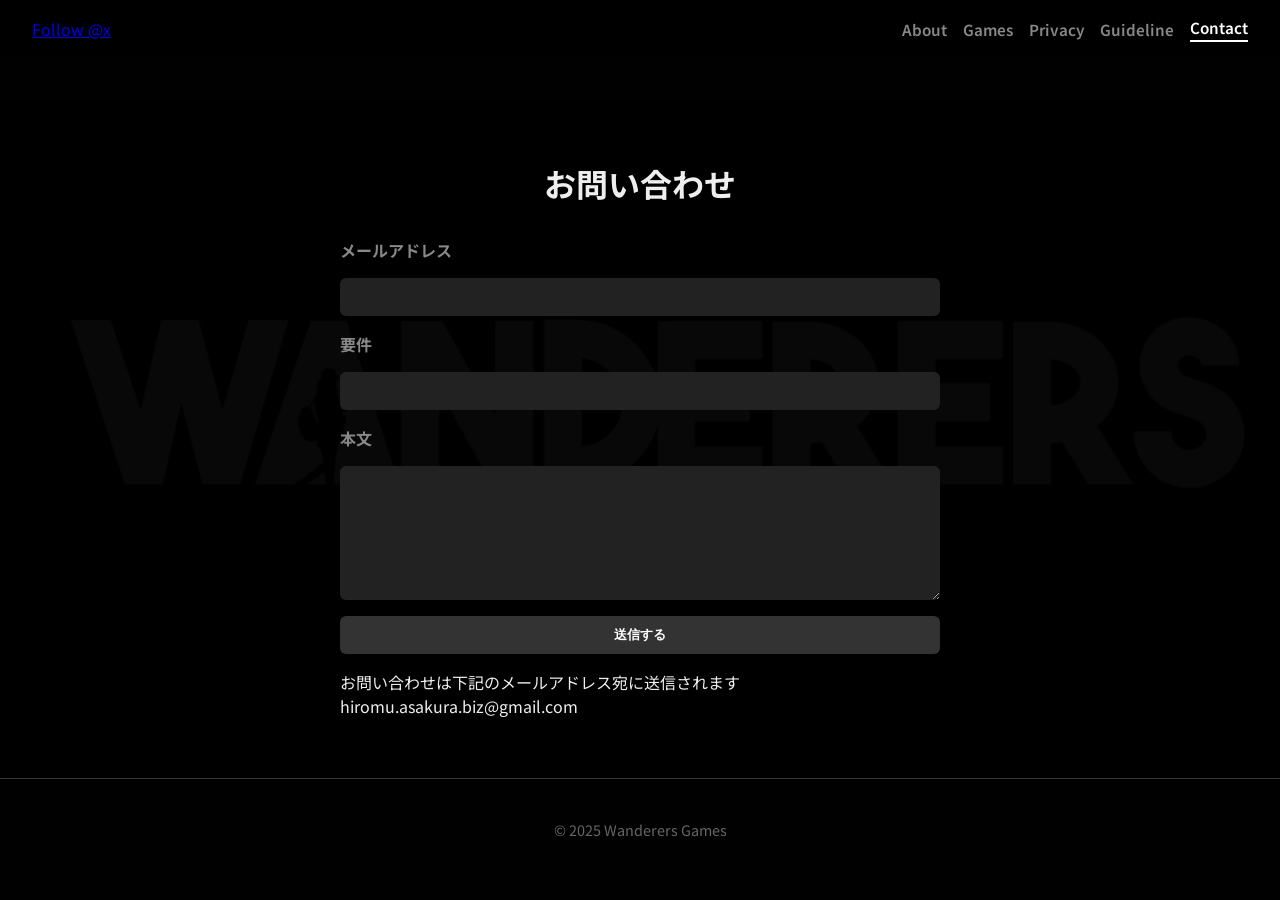
<file: contact.html>
<!DOCTYPE html>
<html lang="ja">

<head>
  <meta charset="UTF-8" />
  <meta name="viewport" content="width=device-width, initial-scale=1" />
  <title>お問い合わせ | Wanderers Games</title>
  <link href="https://fonts.googleapis.com/css2?family=Noto+Sans+JP:wght@300;700&display=swap" rel="stylesheet" />
  <style>
    :root {
      --bg-color: #111;
      --text-color: #eee;
      --accent-color: #888;
    }

    body {
      margin: 0;
      font-family: 'Noto Sans JP', sans-serif;
      background: linear-gradient(to bottom, rgba(0, 0, 0, 0.97), rgba(0, 0, 0, 0.97)), url('images/logo.jpg') center/contain no-repeat;
      background-color: var(--bg-color);
      color: var(--text-color);
    }

    .navbar {
      position: fixed;
      top: 0;
      left: 0;
      right: 0;
      display: flex;
      justify-content: space-between;
      align-items: center;
      padding: 16px 32px;
      background: #000;
      z-index: 1000;
    }

    .hamburger {
      display: none;
      flex-direction: column;
      cursor: pointer;
    }

    .hamburger span {
      height: 3px;
      width: 25px;
      background: #fff;
      margin: 4px 0;
      border-radius: 2px;
    }

    .nav-links {
      display: flex;
      align-items: center;
      gap: 16px;
      transition: max-height 0.3s ease, opacity 0.3s ease;
    }

    .nav-links a {
      text-decoration: none;
      color: var(--accent-color);
      font-weight: 600;
      font-size: 0.95rem;
    }

    .nav-links a:hover,
    .nav-links a.active {
      color: #fff;
      border-bottom: 2px solid #fff;
      padding-bottom: 2px;
    }

    @media (max-width: 768px) {
      .nav-links {
        display: flex;
        flex-direction: column;
        width: 100%;
        background: #000;
        position: absolute;
        top: 64px;
        left: 0;
        padding: 0;
        overflow: hidden;
        max-height: 0;
        opacity: 0;
        pointer-events: none;
      }

      .nav-links.show {
        max-height: 300px;
        opacity: 1;
        padding: 16px 0;
        pointer-events: auto;
      }

      .hamburger {
        display: flex;
      }
    }

    .container {
      max-width: 600px;
      margin: 160px auto 60px;
      padding: 0 20px;
    }

    .container.animate {
      opacity: 0;
      transform: translateY(30px);
      transition: all 0.6s ease;
    }

    .container.animate.show {
      opacity: 1;
      transform: translateY(0);
    }

    h1 {
      font-size: 2rem;
      margin-bottom: 32px;
      text-align: center;
    }

    form {
      display: flex;
      flex-direction: column;
      gap: 16px;
    }

    label {
      font-weight: bold;
      color: var(--accent-color);
    }

    input,
    textarea {
      padding: 10px;
      border: none;
      border-radius: 6px;
      background: #222;
      color: #fff;
      font-size: 1rem;
      resize: vertical;
    }

    button {
      background: #444;
      color: #fff;
      padding: 10px;
      border: none;
      border-radius: 6px;
      font-weight: bold;
      cursor: pointer;
      transition: background 0.3s;
    }

    button:disabled {
      background: #333;
      cursor: not-allowed;
    }

    button:hover:enabled {
      background: #666;
    }

    footer {
      text-align: center;
      font-size: 0.9rem;
      padding: 40px 0;
      color: #666;
      border-top: 1px solid #333;
    }
  </style>
</head>

<body>
  <header class="navbar">
    <a href="https://twitter.com/Wanderers_Games" class="twitter-follow-button" data-show-count="false">Follow @x</a>
    <script async src="https://platform.twitter.com/widgets.js" charset="utf-8"></script>

    <div class="hamburger" onclick="toggleMenu()">
      <span></span>
      <span></span>
      <span></span>
    </div>

    <nav class="nav-links" id="navMenu">
      <a href="index.html">About</a>
      <a href="works.html">Games</a>
      <a href="privacy.html">Privacy</a>
      <a href="guideline.html">Guideline</a>
      <a href="contact.html" class="active">Contact</a>
    </nav>
  </header>

  <main class="container animate">
    <h1>お問い合わせ</h1>
    <form id="contactForm">
      <label for="email">メールアドレス</label>
      <input type="email" name="email" id="email" required />

      <label for="subject">要件</label>
      <input type="text" name="_subject" id="subject" required />

      <label for="message">本文</label>
      <textarea name="message" id="message" rows="6" required></textarea>

      <button type="submit" id="submitBtn" disabled>送信する</button>
    </form>
    <p>お問い合わせは下記のメールアドレス宛に送信されます<br />hiromu.asakura.biz@gmail.com</p>
  </main>

  <footer>&copy; 2025 Wanderers Games</footer>

  <script>
    function toggleMenu() {
      const nav = document.getElementById('navMenu');
      nav.classList.toggle('show');
    }

    const email = document.getElementById("email");
    const subject = document.getElementById("subject");
    const message = document.getElementById("message");
    const submitBtn = document.getElementById("submitBtn");
    const form = document.getElementById("contactForm");

    function checkForm() {
      submitBtn.disabled = !(email.value && subject.value && message.value);
    }

    email.addEventListener("input", checkForm);
    subject.addEventListener("input", checkForm);
    message.addEventListener("input", checkForm);

    form.addEventListener("submit", async (e) => {
      e.preventDefault();

      const formData = new URLSearchParams();
      formData.append("email", email.value);
      formData.append("_subject", subject.value);
      formData.append("message", message.value);
      formData.append("_captcha", "false");

      try {
        const res = await fetch("https://formsubmit.co/ajax/hiromu.asakura.biz@gmail.com", {
          method: "POST",
          headers: {
            "Content-Type": "application/x-www-form-urlencoded"
          },
          body: formData
        });

        if (res.ok) {
          showPopup("送信が完了しました。ありがとうございます！");
          form.reset();
          checkForm();
        } else {
          showPopup("送信に失敗しました。時間をおいて再度お試しください。");
        }
      } catch (err) {
        showPopup("エラーが発生しました。ネットワーク接続をご確認ください。");
      }
    });

    function showPopup(message) {
      const popup = document.createElement("div");
      popup.textContent = message;
      popup.style.position = "fixed";
      popup.style.bottom = "30px";
      popup.style.left = "50%";
      popup.style.transform = "translateX(-50%)";
      popup.style.background = "#333";
      popup.style.color = "#fff";
      popup.style.padding = "12px 24px";
      popup.style.borderRadius = "8px";
      popup.style.zIndex = "3000";
      popup.style.boxShadow = "0 0 8px rgba(0,0,0,0.3)";
      popup.style.opacity = "0";
      popup.style.transition = "opacity 0.3s";

      document.body.appendChild(popup);
      requestAnimationFrame(() => {
        popup.style.opacity = "1";
      });

      setTimeout(() => {
        popup.style.opacity = "0";
        setTimeout(() => document.body.removeChild(popup), 300);
      }, 3000);
    }

    window.addEventListener('load', () => {
      const container = document.querySelector('.container');
      container.classList.remove('show');
      void container.offsetWidth;
      container.classList.add('show');
    });
  </script>
</body>

</html>
</file>
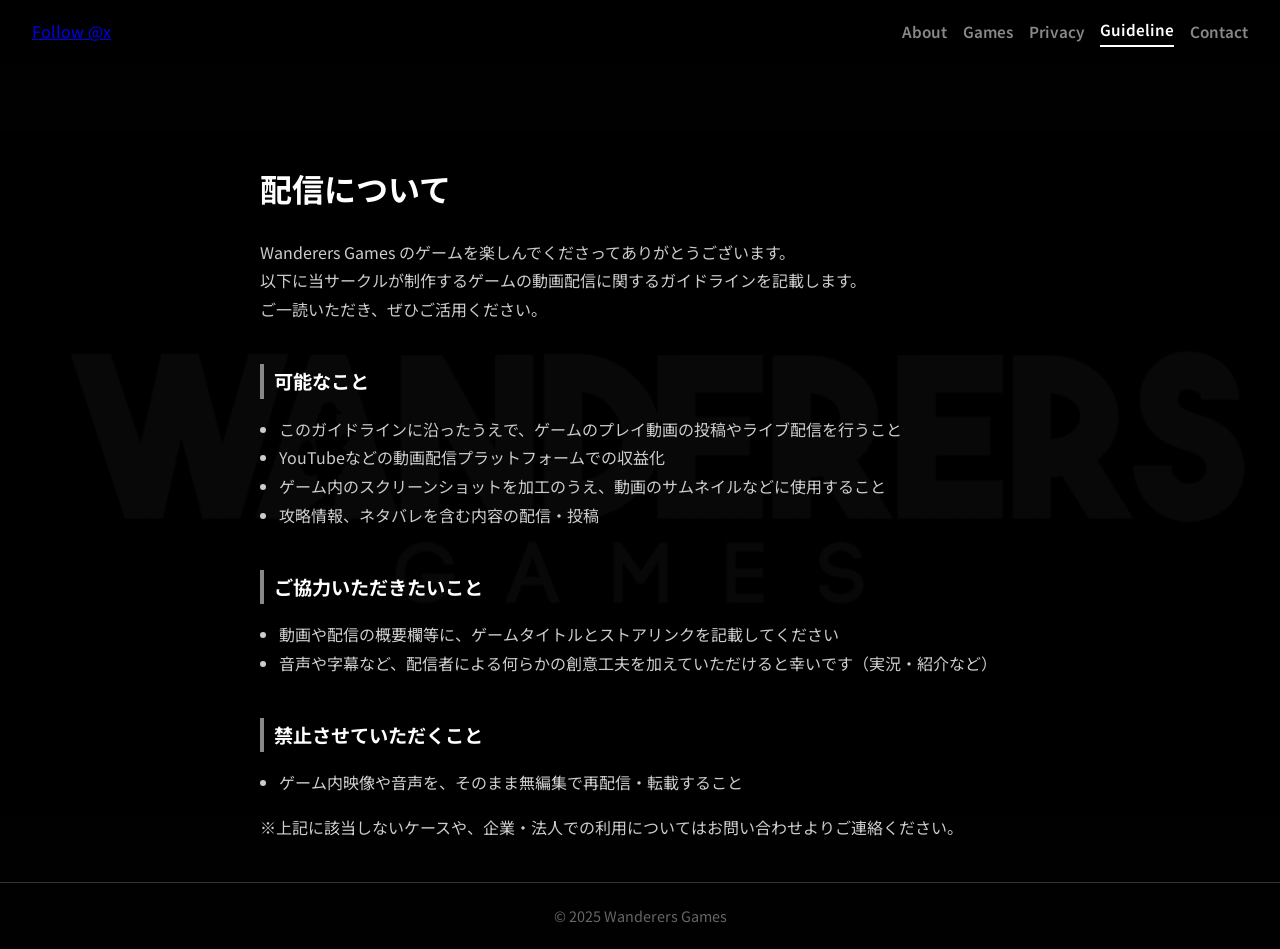
<file: guideline.html>
<!DOCTYPE html>
<html lang="ja">

<head>
  <meta charset="UTF-8" />
  <meta name="viewport" content="width=device-width, initial-scale=1" />
  <title>配信ガイドライン | Wanderers Games</title>
  <link href="https://fonts.googleapis.com/css2?family=Noto+Sans+JP:wght@300;700&display=swap" rel="stylesheet">
  <style>
    :root {
      --bg-color: #111;
      --text-color: #eee;
      --accent-color: #888;
    }

    * {
      box-sizing: border-box;
    }

    body {
      margin: 0;
      font-family: 'Noto Sans JP', sans-serif;
      background: linear-gradient(to bottom, rgba(0, 0, 0, 0.97), rgba(0, 0, 0, 0.97)), url('images/logo.jpg') center/contain no-repeat;
      background-color: var(--bg-color);
      color: var(--text-color);
      line-height: 1.8;
    }

    .navbar {
      position: fixed;
      top: 0;
      left: 0;
      right: 0;
      display: flex;
      justify-content: space-between;
      align-items: center;
      padding: 16px 32px;
      background: #000;
      z-index: 1000;
    }

    .hamburger {
      display: none;
      flex-direction: column;
      cursor: pointer;
    }

    .hamburger span {
      height: 3px;
      width: 25px;
      background: #fff;
      margin: 4px 0;
      border-radius: 2px;
    }

    .nav-links {
      display: flex;
      align-items: center;
      gap: 16px;
      transition: max-height 0.3s ease, opacity 0.3s ease;
    }

    .nav-links a {
      text-decoration: none;
      color: var(--accent-color);
      font-weight: 600;
      font-size: 0.95rem;
    }

    .nav-links a:hover,
    .nav-links a.active {
      color: #fff;
      border-bottom: 2px solid #fff;
      padding-bottom: 2px;
    }

    @media (max-width: 768px) {
      .nav-links {
        display: flex;
        flex-direction: column;
        width: 100%;
        background: #000;
        position: absolute;
        top: 64px;
        left: 0;
        padding: 0;
        overflow: hidden;
        max-height: 0;
        opacity: 0;
        pointer-events: none;
      }

      .nav-links.show {
        max-height: 300px;
        opacity: 1;
        padding: 16px 0;
        pointer-events: auto;
      }

      .hamburger {
        display: flex;
      }
    }

    .content {
      max-width: 800px;
      margin: 160px auto 40px;
      padding: 0 20px;
      opacity: 0;
      transform: translateY(30px);
      transition: all 0.6s ease;
    }

    .content.show {
      opacity: 1;
      transform: translateY(0);
    }

    h1 {
      font-size: 2rem;
      margin-bottom: 20px;
      font-weight: bold;
      color: #fff;
    }

    h2 {
      font-size: 1.2rem;
      border-left: 4px solid var(--accent-color);
      padding-left: 10px;
      margin-top: 40px;
      color: #fff;
    }

    p,
    li {
      color: #ccc;
    }

    ul {
      padding-left: 1.2em;
    }

    footer {
      text-align: center;
      font-size: 0.9rem;
      padding: 20px;
      color: #666;
      border-top: 1px solid #333;
    }
  </style>
</head>

<body>
  <header class="navbar">
    <a href="https://twitter.com/Wanderers_Games" class="twitter-follow-button" data-show-count="false">Follow @x</a>
    <script async src="https://platform.twitter.com/widgets.js" charset="utf-8"></script>

    <div class="hamburger" onclick="toggleMenu()">
      <span></span>
      <span></span>
      <span></span>
    </div>

    <nav class="nav-links" id="navMenu">
      <a href="index.html">About</a>
      <a href="works.html">Games</a>
      <a href="privacy.html">Privacy</a>
      <a href="guideline.html" class="active">Guideline</a>
      <a href="contact.html">Contact</a>
    </nav>
  </header>

  <main class="content">
    <h1>配信について</h1>
    <p>Wanderers Games のゲームを楽しんでくださってありがとうございます。<br>
      以下に当サークルが制作するゲームの動画配信に関するガイドラインを記載します。<br>
      ご一読いただき、ぜひご活用ください。</p>

    <h2>可能なこと</h2>
    <ul>
      <li>このガイドラインに沿ったうえで、ゲームのプレイ動画の投稿やライブ配信を行うこと</li>
      <li>YouTubeなどの動画配信プラットフォームでの収益化</li>
      <li>ゲーム内のスクリーンショットを加工のうえ、動画のサムネイルなどに使用すること</li>
      <li>攻略情報、ネタバレを含む内容の配信・投稿</li>
    </ul>

    <h2>ご協力いただきたいこと</h2>
    <ul>
      <li>動画や配信の概要欄等に、ゲームタイトルとストアリンクを記載してください</li>
      <li>音声や字幕など、配信者による何らかの創意工夫を加えていただけると幸いです（実況・紹介など）</li>
    </ul>

    <h2>禁止させていただくこと</h2>
    <ul>
      <li>ゲーム内映像や音声を、そのまま無編集で再配信・転載すること</li>
    </ul>

    <p>※上記に該当しないケースや、企業・法人での利用についてはお問い合わせよりご連絡ください。</p>
  </main>

  <footer>
    &copy; 2025 Wanderers Games
  </footer>

  <script>
    function toggleMenu() {
      const nav = document.getElementById('navMenu');
      nav.classList.toggle('show');
    }

    window.addEventListener('DOMContentLoaded', () => {
      requestAnimationFrame(() => {
        document.querySelector('.content').classList.add('show');
      });
    });
  </script>
</body>

</html>
</file>
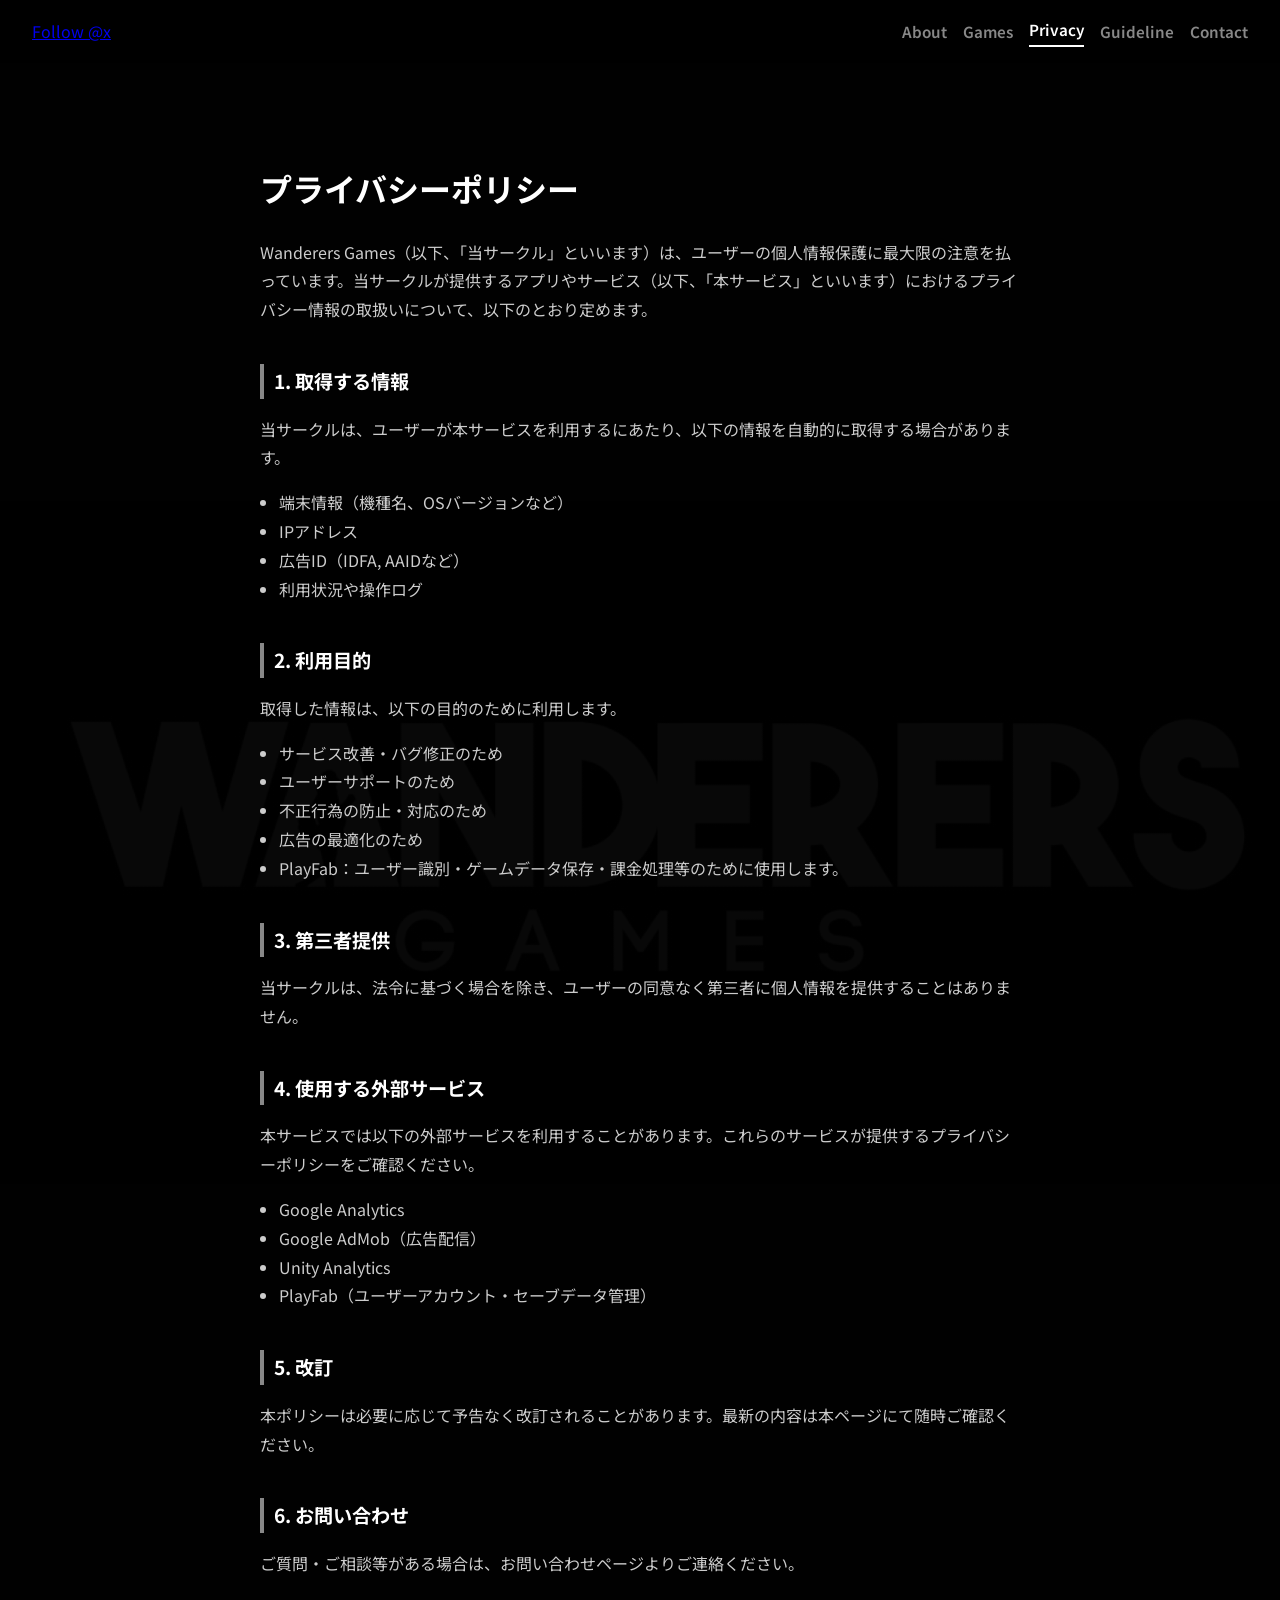
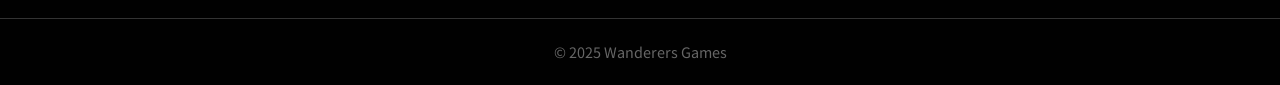
<file: privacy.html>
<!DOCTYPE html>
<html lang="ja">

<head>
  <meta charset="UTF-8" />
  <meta name="viewport" content="width=device-width, initial-scale=1" />
  <title>プライバシーポリシー | Wanderers Games</title>
  <link href="https://fonts.googleapis.com/css2?family=Noto+Sans+JP:wght@300;700&display=swap" rel="stylesheet">
  <style>
    :root {
      --bg-color: #111;
      --text-color: #eee;
      --accent-color: #888;
    }

    * {
      box-sizing: border-box;
    }

    body {
      margin: 0;
      font-family: 'Noto Sans JP', sans-serif;
      background:
        linear-gradient(to bottom, rgba(0, 0, 0, 0.97), rgba(0, 0, 0, 0.97)),
        url('images/logo.jpg') center/contain no-repeat;
      background-color: var(--bg-color);
      color: var(--text-color);
      line-height: 1.8;
    }

    .navbar {
      position: fixed;
      top: 0;
      left: 0;
      right: 0;
      display: flex;
      justify-content: space-between;
      align-items: center;
      padding: 16px 32px;
      background: #000;
      z-index: 1000;
    }

    .hamburger {
      display: none;
      flex-direction: column;
      cursor: pointer;
    }

    .hamburger span {
      height: 3px;
      width: 25px;
      background: #fff;
      margin: 4px 0;
      border-radius: 2px;
    }

    .nav-links {
      display: flex;
      align-items: center;
      gap: 16px;
      transition: max-height 0.3s ease, opacity 0.3s ease;
    }

    .nav-links a {
      text-decoration: none;
      color: var(--accent-color);
      font-weight: 600;
      font-size: 0.95rem;
    }

    .nav-links a:hover,
    .nav-links a.active {
      color: #fff;
      border-bottom: 2px solid #fff;
      padding-bottom: 2px;
    }

    @media (max-width: 768px) {
      .nav-links {
        display: flex;
        flex-direction: column;
        width: 100%;
        background: #000;
        position: absolute;
        top: 64px;
        left: 0;
        padding: 0;
        overflow: hidden;
        max-height: 0;
        opacity: 0;
        pointer-events: none;
      }

      .nav-links.show {
        max-height: 300px;
        opacity: 1;
        padding: 16px 0;
        pointer-events: auto;
      }

      .hamburger {
        display: flex;
      }
    }

    .content {
      max-width: 800px;
      margin: 160px auto 40px;
      padding: 0 20px;
      opacity: 0;
      transform: translateY(30px);
      transition: all 0.6s ease;
    }

    .content.show {
      opacity: 1;
      transform: translateY(0);
    }

    h1 {
      font-size: 2rem;
      margin-bottom: 20px;
      font-weight: bold;
      color: #fff;
    }

    h2 {
      font-size: 1.2rem;
      border-left: 4px solid var(--accent-color);
      padding-left: 10px;
      margin-top: 40px;
      color: #fff;
    }

    p,
    li {
      color: #ccc;
    }

    ul {
      padding-left: 1.2em;
    }

    footer {
      text-align: center;
      font-size: 0.9rem;
      padding: 20px;
      color: #666;
      border-top: 1px solid #333;
    }
  </style>
</head>

<body>
  <header class="navbar">
    <a href="https://twitter.com/Wanderers_Games" class="twitter-follow-button" data-show-count="false">Follow @x</a>
    <script async src="https://platform.twitter.com/widgets.js" charset="utf-8"></script>

    <div class="hamburger" onclick="toggleMenu()">
      <span></span>
      <span></span>
      <span></span>
    </div>

    <nav class="nav-links" id="navMenu">
      <a href="index.html">About</a>
      <a href="works.html">Games</a>
      <a href="privacy.html" class="active">Privacy</a>
      <a href="guideline.html">Guideline</a>
      <a href="contact.html">Contact</a>
    </nav>
  </header>

  <main class="content">
    <h1>プライバシーポリシー</h1>
    <p>Wanderers Games（以下、「当サークル」といいます）は、ユーザーの個人情報保護に最大限の注意を払っています。当サークルが提供するアプリやサービス（以下、「本サービス」といいます）におけるプライバシー情報の取扱いについて、以下のとおり定めます。</p>

    <h2>1. 取得する情報</h2>
    <p>当サークルは、ユーザーが本サービスを利用するにあたり、以下の情報を自動的に取得する場合があります。</p>
    <ul>
      <li>端末情報（機種名、OSバージョンなど）</li>
      <li>IPアドレス</li>
      <li>広告ID（IDFA, AAIDなど）</li>
      <li>利用状況や操作ログ</li>
    </ul>

    <h2>2. 利用目的</h2>
    <p>取得した情報は、以下の目的のために利用します。</p>
    <ul>
      <li>サービス改善・バグ修正のため</li>
      <li>ユーザーサポートのため</li>
      <li>不正行為の防止・対応のため</li>
      <li>広告の最適化のため</li>
      <li>PlayFab：ユーザー識別・ゲームデータ保存・課金処理等のために使用します。</li>
    </ul>

    <h2>3. 第三者提供</h2>
    <p>当サークルは、法令に基づく場合を除き、ユーザーの同意なく第三者に個人情報を提供することはありません。</p>

    <h2>4. 使用する外部サービス</h2>
    <p>本サービスでは以下の外部サービスを利用することがあります。これらのサービスが提供するプライバシーポリシーをご確認ください。</p>
    <ul>
      <li>Google Analytics</li>
      <li>Google AdMob（広告配信）</li>
      <li>Unity Analytics</li>
      <li>PlayFab（ユーザーアカウント・セーブデータ管理）</li>
    </ul>

    <h2>5. 改訂</h2>
    <p>本ポリシーは必要に応じて予告なく改訂されることがあります。最新の内容は本ページにて随時ご確認ください。</p>

    <h2>6. お問い合わせ</h2>
    <p>ご質問・ご相談等がある場合は、お問い合わせページよりご連絡ください。</p>
  </main>

  <footer>&copy; 2025 Wanderers Games</footer>

  <script>
    function toggleMenu() {
      const nav = document.getElementById('navMenu');
      nav.classList.toggle('show');
    }

    window.addEventListener('DOMContentLoaded', () => {
      requestAnimationFrame(() => {
        document.querySelector('.content').classList.add('show');
      });
    });
  </script>
</body>

</html>
</file>
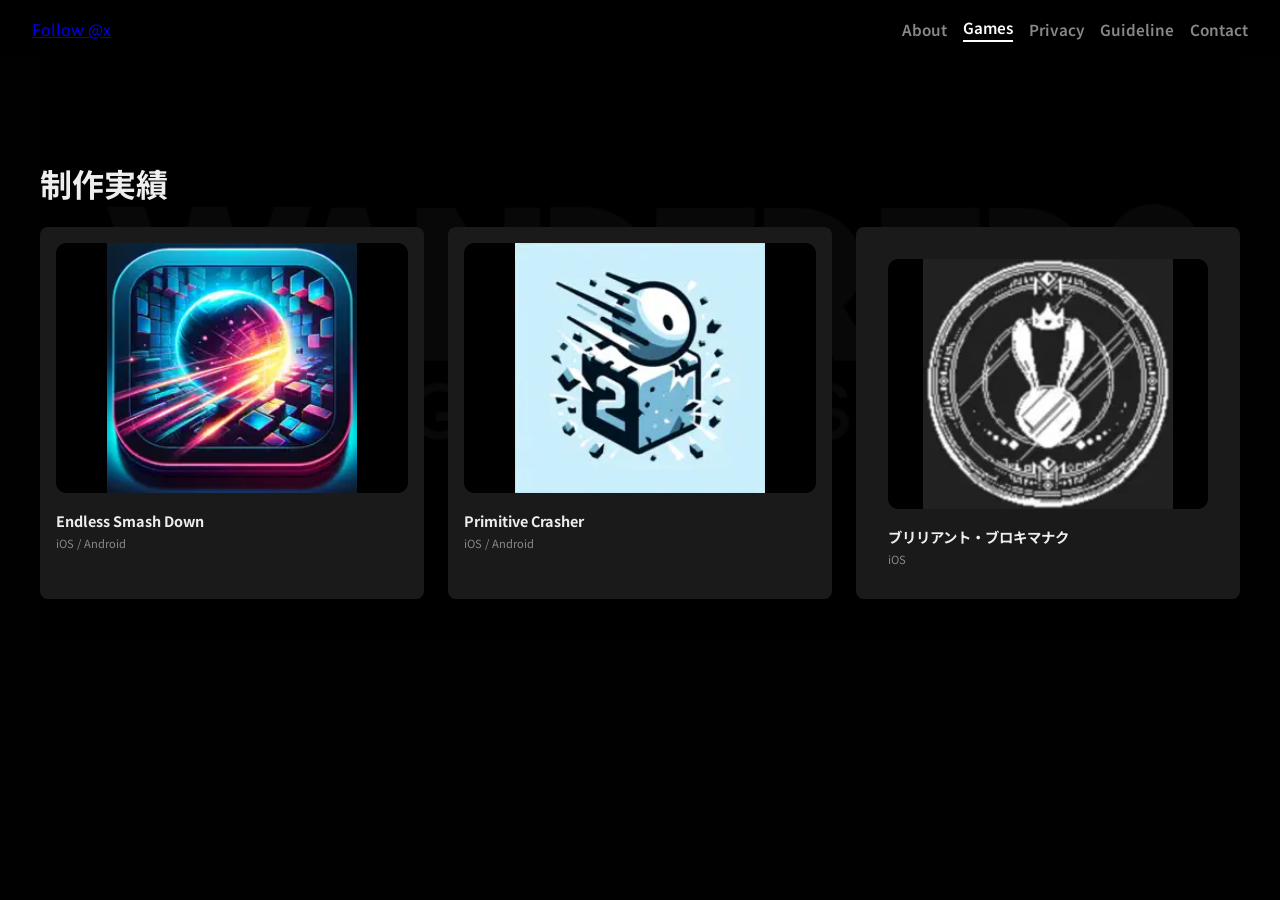
<file: works.html>
<!DOCTYPE html>
<html lang="ja">

<head>
    <meta charset="UTF-8">
    <meta name="viewport" content="width=device-width, initial-scale=1">
    <title>制作実績 | Wanderers Games</title>
    <link href="https://fonts.googleapis.com/css2?family=Noto+Sans+JP:wght@300;700&display=swap" rel="stylesheet">
    <style>
        :root {
            --bg-color: #111;
            --text-color: #eee;
            --accent-color: #888;
            --card-bg: #1a1a1a;
        }

        body {
            margin: 0;
            font-family: 'Noto Sans JP', sans-serif;
            background:
                linear-gradient(to bottom, rgba(0, 0, 0, 0.97), rgba(0, 0, 0, 0.97)),
                url('images/logo.jpg') center/contain no-repeat;
            background-color: var(--bg-color);
            color: var(--text-color);
        }

        .navbar {
            position: fixed;
            top: 0;
            left: 0;
            right: 0;
            display: flex;
            justify-content: space-between;
            align-items: center;
            padding: 16px 32px;
            background: #000;
            z-index: 1000;
        }

        .hamburger {
            display: none;
            flex-direction: column;
            cursor: pointer;
        }

        .hamburger span {
            height: 3px;
            width: 25px;
            background: #fff;
            margin: 4px 0;
            border-radius: 2px;
        }

        .nav-links {
            display: flex;
            align-items: center;
            gap: 16px;
            transition: max-height 0.3s ease, opacity 0.3s ease;
        }

        .nav-links a {
            text-decoration: none;
            color: var(--accent-color);
            font-weight: 600;
            font-size: 0.95rem;
        }

        .nav-links a:hover,
        .nav-links a.active {
            color: #fff;
            border-bottom: 2px solid #fff;
            padding-bottom: 2px;
        }

        @media (max-width: 768px) {
            .navbar {
                flex-direction: row;
                align-items: center;
            }

            .nav-links {
                flex-direction: column;
                width: 100%;
                background: #000;
                position: absolute;
                top: 64px;
                left: 0;
                padding: 0;
                overflow: hidden;
                max-height: 0;
                opacity: 0;
                pointer-events: none;
            }

            .nav-links.show {
                max-height: 500px;
                /* 十分な高さにする */
                opacity: 1;
                padding: 16px 0;
                pointer-events: auto;
            }

            .hamburger {
                display: flex;
            }
        }

        .container {
            max-width: 1200px;
            margin: 160px auto 40px;
            padding: 0 20px;
        }

        .works-grid {
            display: grid;
            grid-template-columns: repeat(auto-fit, minmax(280px, 1fr));
            gap: 24px;
        }

        .work-card {
            background: var(--card-bg);
            padding: 16px;
            border-radius: 8px;
            cursor: pointer;
            transition: transform 0.3s ease;
            transform: translateY(30px);
            opacity: 0;
            transition: all 0.6s ease;
        }

        .work-card.show {
            transform: translateY(0);
            opacity: 1;
        }

        .work-card:hover {
            transform: translateY(-4px);
        }

        .work-thumbnail {
            width: 100%;
            height: 250px;
            object-fit: contain;
            border-radius: 10px;
            background-color: #000;
            padding: 0px;
        }

        .work-title {
            font-size: 0.9rem;
            margin: 12px 0 4px;
            font-weight: bold;
        }

        .work-platform {
            font-size: 0.7rem;
            color: var(--accent-color);
        }

        .modal {
            display: none;
            position: fixed;
            top: 0;
            left: 0;
            width: 100vw;
            height: 100vh;
            background-color: rgba(0, 0, 0, 0.9);
            z-index: 2000;
            justify-content: center;
            align-items: center;
        }

        .modal-content {
            background: #222;
            width: 90%;
            max-width: 600px;
            /* ← 最大幅を少し狭める */
            max-height: 90vh;
            /* ← 高さを画面に収める */
            overflow-y: auto;
            /* ← 中身が多い場合にスクロール */
            padding: 20px;
            border-radius: 8px;
            position: relative;
        }


        .modal iframe {
            width: 100%;
            height: 300px;
            margin-bottom: 12px;
        }

        .screenshot-row {
            display: flex;
            gap: 12px;
            flex-wrap: wrap;
            margin-bottom: 12px;
        }

        .screenshot-row img {
            flex: 1;
            max-width: calc(33.333% - 8px);
            border-radius: 4px;
            object-fit: cover;
        }

        .store-links img {
            height: 40px;
            margin-right: 12px;
        }

        .close-btn {
            position: absolute;
            top: 12px;
            right: 16px;
            font-size: 1.5rem;
            color: #fff;
            cursor: pointer;
        }

        .modal {
            display: none;
            position: fixed;
            top: 0;
            left: 0;
            width: 100vw;
            height: 100vh;
            background-color: rgba(0, 0, 0, 0.9);
            z-index: 2000;
            justify-content: center;
            align-items: center;
            opacity: 0;
            transition: opacity 0.3s ease;
            pointer-events: none;
        }

        .modal.show {
            display: flex;
            opacity: 1;
            pointer-events: auto;
        }

        .modal-content::-webkit-scrollbar {
            width: 8px;
        }

        .modal-content::-webkit-scrollbar-track {
            background: #1a1a1a;
            /* ダークグレー背景 */
            border-radius: 4px;
        }

        .modal-content::-webkit-scrollbar-thumb {
            background: #555;
            /* スクロールバー本体 */
            border-radius: 4px;
            transition: background 0.3s;
        }

        .modal-content::-webkit-scrollbar-thumb:hover {
            background: #999;
            /* ホバー時に少し明るく */
        }


        @media (max-width: 600px) {
            .screenshot-row {
                flex-direction: column;
            }

            .screenshot-row img {
                max-width: 100%;
            }
        }
    </style>
</head>

<body>
    <header class="navbar">
        <a href="https://twitter.com/Wanderers_Games" class="twitter-follow-button" data-show-count="false">Follow
            @x</a>
        <script async src="https://platform.twitter.com/widgets.js" charset="utf-8"></script>

        <div class="hamburger" onclick="toggleMenu()">
            <span></span>
            <span></span>
            <span></span>
        </div>

        <nav class="nav-links" id="navMenu">
            <a href="index.html">About</a>
            <a href="works.html" class="active">Games</a>
            <a href="privacy.html">Privacy</a>
            <a href="guideline.html">Guideline</a>
            <a href="contact.html">Contact</a>
        </nav>
    </header>

    <main class="container">
        <h1>制作実績</h1>
        <div class="works-grid">
            <div class="work-card" onclick="openModal(this)" data-title="ローグライクブロック崩し Endless Smash Down"
                data-video="https://www.youtube.com/embed/BjWBUao_fX8" data-img1="images/ESD_ss1.jpg"
                data-img2="images/ESD_ss2.jpg" data-img3="images/ESD_ss3.jpg"
                data-description="超爽快なローグライクなブロック崩しが登場！<br>コインを集めて自分を強化！転生を繰り返してさらに強化！<br>どこまでも現れる敵を倒しランキング一位を目指せ！"
                data-appstore="https://apps.apple.com/jp/app/%E3%83%AD%E3%83%BC%E3%82%B0%E3%83%A9%E3%82%A4%E3%82%AF%E3%83%96%E3%83%AD%E3%83%83%E3%82%AF%E5%B4%A9%E3%81%97-endlesssmashdown/id6472162808?l=en-US"
                data-googleplay="https://play.google.com/store/apps/details?id=com.WanderersGames.BlockBreaker&hl=ja">
                <img src="images/ESD_Logo.jpg" alt="ゲームタイトル" class="work-thumbnail">
                <div class="work-title">Endless Smash Down</div>
                <div class="work-platform">iOS / Android</div>
            </div>

            <div class="work-card" onclick="openModal(this)" data-title="Primitive Crasher~チル系クリッカー~"
                data-video="https://www.youtube.com/embed/POhASZ2boaU" data-img1="images/PC_ss1.jpg"
                data-img2="images/PC_ss2.jpg" data-img3="images/PC_ss3.jpg"
                data-description="色鮮やかなボールが飛び交う、今までにないチル系クリッカーゲームが登場！<br>敵を倒して入手したお金でボールを強化！<br>転生で新しいアーティファクトを入手！<br>20種類以上あるアーティファクトを獲得し、まだ見ぬ桁の敵をやっつけよう！"
                data-appstore="https://apps.apple.com/jp/app/primitivecrasher-%E3%83%81%E3%83%AB%E7%B3%BB%E3%82%AF%E3%83%AA%E3%83%83%E3%82%AB%E3%83%BC/id6553971812?l=en-US"
                data-googleplay="https://play.google.com/store/apps/details?id=com.WanderersGames.PrimitiveCrasher&hl=ja">
                <img src="images/PC_Logo.jpg" alt="ゲームタイトル" class="work-thumbnail">
                <div class="work-title">Primitive Crasher</div>
                <div class="work-platform">iOS / Android</div>
            </div>

            <div class="work-card" onclick="openModal()">
                <div class="work-card" onclick="openModal(this)" data-title="ブリリアント・ブロキマナク"
                    data-video="https://www.youtube.com/embed/nFmclW_PJYU" data-img1="images/BB_ss1.jpg"
                    data-img2="images/BB_ss2.jpg" data-img3="images/BB_ss3.jpg"
                    data-description="VRCで大人気の「ブロキマナク」の世界がスマホゲーになって登場！<br>個性豊かなドット絵の住人たちと共に、コインのインフレが止まらない奇妙な世界を旅します。<br>シンプルなのに止め時がわからない中毒系放置ゲーム。<br>コインが溢れ、時間が溶ける。<br>ブロキマナクを変えるのは、あなたの指先ひとつ。"
                    data-appstore="https://apps.apple.com/jp/app/%E3%83%96%E3%83%AA%E3%83%AA%E3%82%A2%E3%83%B3%E3%83%88-%E3%83%96%E3%83%AD%E3%82%AD%E3%83%9E%E3%83%8A%E3%82%AF/id6741055988?l=en-US"
                    data-googleplay="">
                    <img src="images/BB_Logo.jpg" alt="ゲームタイトル" class="work-thumbnail">
                    <div class="work-title">ブリリアント・ブロキマナク</div>
                    <div class="work-platform">iOS</div>
                </div>

            </div>

    </main>

    <!-- モーダル表示部分 -->
    <div class="modal" id="workModal">
        <div class="modal-content">
            <span class="close-btn" onclick="closeModal()">&times;</span>
            <h1 id="modalTitle"></h1>
            <iframe id="modalVideo" frameborder="0" allowfullscreen></iframe>
            <div class="screenshot-row">
                <img id="modalImg1" />
                <img id="modalImg2" />
                <img id="modalImg3" />
            </div>
            <p id="modalDescription"></p>
            <div class="store-links">
                <a id="modalAppstore" href="#" target="_blank">
                    <img src="images/appstore-download-badge.png" />
                </a>
                <a id="modalGoogleplay" href="#" target="_blank">
                    <img src="images/googleplay-badge.png" />
                </a>
            </div>
        </div>
    </div>

    <script>
        function toggleMenu() {
            const nav = document.getElementById('navMenu');
            nav.classList.toggle('show');
        }

        function openModal(card) {
            const modal = document.getElementById('workModal');

            // 各要素に内容をセット
            document.getElementById('modalTitle').innerHTML = card.dataset.title;
            document.getElementById('modalVideo').src = card.dataset.video;
            document.getElementById('modalImg1').src = card.dataset.img1;
            document.getElementById('modalImg2').src = card.dataset.img2;
            document.getElementById('modalImg3').src = card.dataset.img3;
            document.getElementById('modalDescription').innerHTML = card.dataset.description;
            document.getElementById('modalAppstore').href = card.dataset.appstore;

            // GooglePlayリンクが空かどうかチェック
            const googlePlayLink = document.getElementById('modalGoogleplay');
            const googlePlayUrl = card.dataset.googleplay;

            if (googlePlayUrl) {
                googlePlayLink.href = googlePlayUrl;
                googlePlayLink.style.display = 'inline-block';
            } else {
                googlePlayLink.style.display = 'none';
            }

            // フェードイン
            modal.style.display = 'flex';
            setTimeout(() => {
                modal.classList.add('show');
            }, 10);
        }


        function closeModal() {
            const modal = document.getElementById('workModal');
            modal.classList.remove('show');
            setTimeout(() => {
                modal.style.display = 'none';
                document.getElementById('modalVideo').src = ''; // 動画停止
            }, 300);
        }

        window.addEventListener('DOMContentLoaded', () => {
            const cards = document.querySelectorAll('.work-card');
            cards.forEach((card, i) => {
                setTimeout(() => {
                    card.classList.add('show');
                }, i * 150); // 順番に出現させる（0.15秒ずつ遅らせる）
            });
        });
    </script>

</body>

</html>
</file>
<file: kimil/teaser.css>
:root {
    --pink-hot: #ff3d8a;
    --pink-soft: #ffb8dc;
    --pink-deep: #d4146a;
    --magenta: #e02090;
    --wine: #5c0f24;
    --wine-dark: #3a0816;
    --black: #0c0c0c;
    --paper: #fff8fc;
    --mint: #7cdb9a;
    --accent-text: var(--wine);
    --header-h: 58px;
    --font-en: "Oswald", sans-serif;
    --font-ja: "Noto Sans JP", sans-serif;
    --font-hand: "Caveat", cursive;
    --font-mincho: "Shippori Mincho", "Noto Serif JP", serif;
    --maxw: 960px;
    --narrow: 640px;
    --shadow-pop: 4px 4px 0 var(--black);
    --shadow-pop-sm: 3px 3px 0 var(--black);

    --hero-v2-design-w: 1440px;
    --hero-v2-design-h: 820px;
    --hero-v2-scale: 1;
    
    --hero-v2-brand-offset-y: -57px;
    --hero-v2-brand-offset-y-mobile: 16px;
    
    --hero-v2-logo-width: min(110%, 650px);
    --hero-v2-logo-width-mobile: min(70%, 360px);
    --hero-v2-logo-offset-y: 0;
    
    --hero-v2-genre-font-size: 1.3rem;
    --hero-v2-genre-font-size-mobile: 0.82rem;
    --hero-v2-genre-offset-x: 56px;
    
    --hero-v2-design-w-mobile: 390px;
    --hero-v2-design-h-mobile: 780px;

    --header-v2-h: 64px;
    --header-v2-logo-h: 34px;
    --header-v2-h-mobile: 52px;
    --header-v2-logo-h-mobile: 26px;

    
    --hv2-dur-bg: 0.78s;
    --hv2-dur-gradient: 0.62s;
    --hv2-dur-bg4: 0.48s;
    --hv2-dur-char: 0.48s;
    --hv2-dur-logo: 0.72s;
    --hv2-dur-copy: 0.52s;
    --hv2-dur-petals: 0.7s;
    --hv2-delay-gradient: 0.42s;
    --hv2-delay-bg4: 0.52s;
    --hv2-delay-char: 0.72s;
    --hv2-char-stagger: 0.11s;
    --hv2-delay-logo: 1.16s;
    --hv2-delay-copy-1: 1.82s;
    --hv2-delay-copy-2: 2.14s;
    --hv2-delay-copy-3: 2.46s;
    --hv2-delay-petals: 0.95s;
}

*,
*::before,
*::after {
    box-sizing: border-box;
}

html {
    scroll-behavior: smooth;
    scroll-padding-top: calc(var(--header-h) + 16px);
}

body.theme-pop {
    margin: 0;
    font-family: var(--font-ja);
    color: var(--black);
    line-height: 1.8;
    font-weight: 400;
    background: #f7fbff;
    --header-h: var(--header-v2-h);
}

body.theme-pop::before {
    content: "";
    position: fixed;
    inset: 0;
    z-index: -1;
    pointer-events: none;
    background:
        radial-gradient(circle at 12% 18%, rgba(255, 255, 255, 0.95) 0%, transparent 42%),
        radial-gradient(circle at 88% 12%, rgba(255, 210, 230, 0.25) 0%, transparent 35%),
        linear-gradient(165deg, #c8dff0 0%, #e8f4fc 38%, #ffffff 72%);
}

body.theme-pop::after {
    content: none;
}

.site-header {
    position: fixed;
    top: 0;
    left: 0;
    right: 0;
    z-index: 1000;
    display: flex;
    align-items: center;
    gap: 12px;
    min-height: var(--header-h);
    padding: 0 14px;
    background: rgba(255, 255, 255, 0.97);
    border-bottom: 3px solid var(--black);
    box-shadow: 0 4px 0 rgba(0, 0, 0, 0.06);
}

.brand {
    display: block;
    flex-shrink: 0;
    line-height: 0;
    text-decoration: none;
    transform: rotate(-2deg);
    transition: transform 0.15s ease, filter 0.15s ease;
}

.brand:hover {
    transform: rotate(-2deg) scale(1.03);
    filter: brightness(1.05);
}

.brand__logo {
    display: block;
    height: 46px;
    width: min(58vw, 300px);
    max-width: min(58vw, 300px);
    background: url(images/title-logo.png) no-repeat center / contain;
}

.nav-toggle {
    order: -1;
    display: none;
    flex-direction: column;
    justify-content: center;
    gap: 5px;
    width: 44px;
    height: 44px;
    margin: 0;
    padding: 0;
    border: 3px solid var(--black);
    border-radius: 6px;
    background: #fff;
    cursor: pointer;
    box-shadow: var(--shadow-pop-sm);
}

.nav-toggle span {
    display: block;
    height: 3px;
    width: 20px;
    margin: 0 auto;
    background: var(--black);
}

.site-nav {
    flex: 1;
    display: flex;
    justify-content: flex-end;
}

.nav-list-wrap {
    flex: 1;
    display: flex;
    justify-content: flex-end;
}

.nav-list {
    display: flex;
    flex-wrap: wrap;
    gap: 4px 10px;
    list-style: none;
    margin: 0;
    padding: 0;
    justify-content: flex-end;
}

.nav-list a {
    font-family: var(--font-en);
    font-size: 0.78rem;
    font-weight: 600;
    letter-spacing: 0.06em;
    color: var(--wine);
    text-decoration: none;
    padding: 6px 4px;
}

.nav-list a:hover,
.nav-list a:focus-visible {
    color: var(--pink-hot);
    text-decoration: underline;
    text-decoration-thickness: 3px;
    text-underline-offset: 4px;
}

.site-header {
    background: linear-gradient(180deg, rgba(190, 215, 235, 0.88) 0%, rgba(255, 255, 255, 0.78) 100%);
    border-bottom: 1px solid rgba(255, 255, 255, 0.65);
    box-shadow: 0 2px 18px rgba(100, 150, 190, 0.14);
    padding: 0 clamp(16px, 3vw, 36px);
    backdrop-filter: blur(10px);
}

.brand {
    transform: none;
}

.brand:hover {
    transform: scale(1.02);
    filter: brightness(1.04);
}

.brand__logo {
    height: var(--header-v2-logo-h);
    width: min(42vw, 180px);
    max-width: min(42vw, 180px);
}

.nav-list-wrap {
    position: relative;
}

.nav-list {
    gap: 2px clamp(4px, 0.8vw, 12px);
}

.nav-list a {
    position: relative;
    font-weight: 500;
    font-size: clamp(0.68rem, 1vw, 0.82rem);
    letter-spacing: 0.22em;
    color: #3f3f3f;
    padding: 12px clamp(6px, 1vw, 14px) 20px;
    text-decoration: none;
}

.nav-list a:hover,
.nav-list a:focus-visible {
    color: var(--pink-hot);
    text-decoration: none;
}

.nav-list a[aria-current="page"] {
    color: #2e2e2e;
}

.nav-indicator {
    position: absolute;
    bottom: 5px;
    left: 0;
    width: 0;
    height: 1px;
    background: var(--pink-hot);
    border-radius: 1px;
    pointer-events: none;
    visibility: hidden;
    transition:
        left 0.32s cubic-bezier(0.4, 0, 0.2, 1),
        width 0.32s cubic-bezier(0.4, 0, 0.2, 1),
        visibility 0s linear 0.32s;
}

.nav-indicator.is-ready {
    visibility: visible;
    transition:
        left 0.32s cubic-bezier(0.4, 0, 0.2, 1),
        width 0.32s cubic-bezier(0.4, 0, 0.2, 1),
        visibility 0s;
}

.nav-toggle {
    border: 1px solid rgba(60, 80, 100, 0.2);
    border-radius: 4px;
    background: rgba(255, 255, 255, 0.65);
    box-shadow: none;
}

@media (min-width: 1440px) {
    .site-nav-overlay {
        display: none !important;
    }

    .site-nav__deco,
    .site-nav__head,
    .site-nav__menu-label,
    .site-nav__footer {
        display: none;
    }

    .site-nav__panel {
        display: contents;
    }

    .site-nav__body {
        display: contents;
    }

    .site-nav {
        position: fixed;
        top: 0;
        right: clamp(16px, 3vw, 36px);
        left: max(200px, 32vw);
        bottom: auto;
        width: auto;
        max-width: none;
        height: var(--header-h);
        padding: 0;
        transform: none;
        visibility: visible;
        pointer-events: auto;
        display: flex;
        align-items: center;
        justify-content: flex-end;
        background: transparent;
        border: none;
        box-shadow: none;
        overflow: visible;
        z-index: 1001;
    }

    .nav-list-wrap {
        flex: 1;
        display: flex;
        justify-content: flex-end;
        overflow: visible;
        padding: 0;
        position: relative;
    }

    .nav-list {
        flex-direction: row;
        flex-wrap: wrap;
        align-items: center;
        justify-content: flex-end;
    }

    .nav-list li {
        width: auto;
        border-bottom: none;
    }

    .nav-list a {
        display: inline-block;
        width: auto;
        padding: 12px clamp(6px, 1vw, 14px) 20px;
        font-size: clamp(0.68rem, 1vw, 0.82rem);
        font-weight: 500;
        letter-spacing: 0.22em;
        background: transparent;
        border-radius: 0;
        justify-content: flex-start;
    }

    .nav-list a::before,
    .nav-list a::after {
        content: none;
    }

    .nav-list a[aria-current="page"] {
        background: transparent;
    }

    .nav-indicator {
        display: block;
    }
}

.section--hero {
    position: relative;
    margin-top: var(--header-h);
    padding: 0;
    overflow: hidden;
}

.hero-v2 {
    position: relative;
    width: 100%;
    min-height: calc(100vh - var(--header-h));
    min-height: calc(100svh - var(--header-h));
    min-height: calc(100dvh - var(--header-h));
    overflow: hidden;
}

.hero-v2__canvas {
    position: relative;
    width: 100%;
    height: 100%;
}

.hero-v2__scene {
    position: absolute;
    inset: 0;
}

.hero-v2__bg-stack {
    position: absolute;
    inset: 0;
}

.hero-v2__bg {
    position: absolute;
    inset: 0;
    width: 100%;
    height: 100%;
    object-fit: cover;
    object-position: center center;
    pointer-events: none;
}

.hero-v2__bg--2 {
    z-index: 1;
}

.hero-v2__bg--4 {
    z-index: 2;
}

.hero-v2__gradient {
    position: absolute;
    inset: 0;
    z-index: 1;
    background:
        linear-gradient(108deg,
            rgba(255, 252, 254, 0.98) 0%,
            rgba(255, 248, 252, 0.92) 22%,
            rgba(255, 255, 255, 0.55) 42%,
            rgba(255, 255, 255, 0.12) 58%,
            transparent 70%);
    pointer-events: none;
}

.hero-v2__petals {
    position: absolute;
    inset: 0;
    z-index: 2;
    pointer-events: none;
    overflow: hidden;
}

.hero-v2__petals::before,
.hero-v2__petals::after {
    content: "";
    position: absolute;
    border-radius: 50% 50% 45% 55%;
    background: rgba(255, 160, 200, 0.45);
    filter: blur(0.5px);
}

.hero-v2__petals::before {
    width: 18px;
    height: 14px;
    top: 12%;
    left: 8%;
    transform: rotate(-24deg);
    box-shadow:
        120px 40px 0 rgba(255, 140, 190, 0.35),
        240px 80px 0 rgba(255, 180, 210, 0.3),
        60px 160px 0 rgba(255, 150, 195, 0.4);
}

.hero-v2__petals::after {
    width: 14px;
    height: 12px;
    top: 6%;
    left: 22%;
    transform: rotate(18deg);
    box-shadow:
        180px 24px 0 rgba(255, 170, 205, 0.32),
        320px 120px 0 rgba(255, 130, 185, 0.28);
}

.hero-v2__cast {
    position: absolute;
    inset: 0;
    z-index: 3;
    width: 100%;
    height: 100%;
    pointer-events: none;
    transform: translateY(-10%);
}

.hero-v2__char {
    position: absolute;
    height: auto;
    object-fit: contain;
    object-position: bottom center;
    filter: drop-shadow(0 8px 18px rgba(0, 0, 0, 0.18));
}

.hero-v2__char--jack {
    left: 45%;
    bottom: 6%;
    width: 25%;
    z-index: 11;
}

.hero-v2__char--eric {
    left: 63%;
    bottom: 1%;
    width: 18%;
    z-index: 10;
}

.hero-v2__char--theo {
    left: 79%;
    bottom: 12%;
    width: 16%;
    z-index: 9;
}

.hero-v2__char--lucas {
    left: 45%;
    bottom: -3%;
    width: 20%;
    z-index: 20;
}

.hero-v2__char--ren {
    left: 62%;
    bottom: -1%;
    width: 25%;
    z-index: 30;
}

.hero-v2__char--caleb {
    left: 78%;
    bottom: 0;
    width: 19%;
    z-index: 20;
}

.hero-v2__brand {
    position: absolute;
    inset: 0 auto 0 0;
    z-index: 5;
    display: flex;
    flex-direction: column;
    justify-content: center;
    gap: 24px;
    width: min(48%, 520px);
    padding: 48px 40px;
    pointer-events: none;
    transform: translateY(var(--hero-v2-brand-offset-y));
}

.hero-v2__title {
    margin: 0;
    line-height: 0;
    transform: translateY(var(--hero-v2-logo-offset-y));
}

.hero-v2__logo {
    display: block;
    width: var(--hero-v2-logo-width);
    height: auto;
    filter: drop-shadow(0 8px 20px rgba(0, 0, 0, 0.12));
}

.hero-v2__genre {
    margin: 0;
    padding-left: var(--hero-v2-genre-offset-x);
    font-family: var(--font-mincho);
    font-size: var(--hero-v2-genre-font-size);
    font-weight: 400;
    letter-spacing: 0.12em;
    line-height: 1.85;
    color: #3d3d3d;
    text-align: left;
    text-shadow:
        0 0 14px rgba(255, 255, 255, 0.95),
        0 0 6px rgba(255, 255, 255, 0.8),
        0 1px 1px rgba(255, 255, 255, 0.5);
}

@media (min-width: 1440px) {
    .hero-v2__scene::after {
        content: none;
    }

    .hero-v2 {
        height: calc(100vh - var(--header-h));
        height: calc(100svh - var(--header-h));
        height: calc(100dvh - var(--header-h));
        min-height: calc(100vh - var(--header-h));
        min-height: calc(100svh - var(--header-h));
        min-height: calc(100dvh - var(--header-h));
    }

    .hero-v2__canvas {
        position: absolute;
        left: 50%;
        top: 50%;
        width: var(--hero-v2-design-w);
        height: var(--hero-v2-design-h);
        transform-origin: center center;
        transform: translate(-50%, -50%) scale(var(--hero-v2-scale, 1));
    }
}

.hero-v2__genre-line {
    display: block;
    white-space: nowrap;
}

.hero-v2__genre-line + .hero-v2__genre-line {
    margin-top: 0.35em;
}

.hero-v2__genre-em {
    color: var(--pink-hot);
    font-weight: 500;
}

.hero-v2__social {
    display: flex;
    align-items: center;
    gap: 12px;
    margin-top: 4px;
    padding-left: var(--hero-v2-genre-offset-x);
    pointer-events: auto;
}

.hero-v2__hashtag {
    font-family: var(--font-ja);
    font-size: 0.95rem;
    font-weight: 700;
    letter-spacing: 0.08em;
    color: var(--pink-hot);
    text-shadow:
        0 0 14px rgba(255, 255, 255, 0.95),
        0 0 6px rgba(255, 255, 255, 0.8);
}

.hero-v2__x-link {
    display: inline-flex;
    align-items: center;
    justify-content: center;
    width: 32px;
    height: 32px;
    border-radius: 50%;
    color: var(--pink-hot);
    background: rgba(255, 255, 255, 0.88);
    border: 1px solid rgba(255, 61, 138, 0.24);
    text-decoration: none;
    transition: background 0.15s ease, transform 0.15s ease, box-shadow 0.15s ease;
}

.hero-v2__x-link:hover,
.hero-v2__x-link:focus-visible {
    background: rgba(255, 61, 138, 0.1);
    transform: translateY(-1px);
    box-shadow: 0 4px 12px rgba(255, 61, 138, 0.18);
}

@media (max-width: 1439px) {
    body.theme-pop {
        --header-h: var(--header-v2-h-mobile);
    }

    .section--hero {
        margin-top: 0;
    }

    .site-header {
        justify-content: space-between;
        gap: 8px;
        padding: 10px 16px;
        background: linear-gradient(180deg, rgba(255, 255, 255, 0.72) 0%, rgba(255, 255, 255, 0.18) 72%, transparent 100%);
        border-bottom: none;
        box-shadow: none;
        backdrop-filter: blur(6px);
    }

    .brand {
        order: 0;
    }

    .brand__logo {
        height: var(--header-v2-logo-h-mobile);
        width: min(46vw, 150px);
        max-width: min(46vw, 150px);
    }

    .nav-toggle {
        order: 2;
        margin-left: auto;
        gap: 6px;
        width: 36px;
        height: 36px;
        border: none;
        border-radius: 0;
        background: transparent;
        box-shadow: none;
    }

    .nav-toggle span {
        width: 22px;
        height: 3px;
        background: var(--pink-hot);
        border-radius: 1px;
    }

    .hero-v2 {
        height: 100vh;
        height: 100svh;
        height: 100dvh;
        min-height: 100vh;
        min-height: 100svh;
        min-height: 100dvh;
    }

    .hero-v2__canvas {
        position: absolute;
        left: 50%;
        top: 0;
        width: var(--hero-v2-design-w-mobile);
        height: var(--hero-v2-design-h-mobile);
        transform-origin: top center;
        transform: translateX(-50%) scale(var(--hero-v2-scale, 1));
    }

    .hero-v2__scene::after {
        content: "";
        position: absolute;
        left: 0;
        right: 0;
        bottom: 0;
        z-index: 4;
        height: 38%;
        pointer-events: none;
        background: linear-gradient(to top,
                rgba(255, 255, 255, 0.98) 0%,
                rgba(255, 255, 255, 0.72) 32%,
                rgba(255, 255, 255, 0.2) 62%,
                transparent 100%);
    }

    .hero-v2__brand {
        width: 100%;
        inset: auto 0 auto 0;
        top: 0;
        bottom: auto;
        z-index: 6;
        justify-content: flex-start;
        gap: 10px;
        padding: calc(var(--header-h) + env(safe-area-inset-top, 0px) + 12px) 14px 0;
        align-items: center;
        text-align: center;
        transform: translateY(var(--hero-v2-brand-offset-y-mobile));
    }

    .hero-v2__logo {
        width: var(--hero-v2-logo-width-mobile);
        margin: 0 auto;
        filter: none;
    }

    .hero-v2__genre {
        max-width: 94%;
        padding: 0;
        font-size: var(--hero-v2-genre-font-size-mobile);
        letter-spacing: 0.1em;
        line-height: 1.75;
        text-align: center;
    }

    .hero-v2__social {
        justify-content: center;
        margin-top: 8px;
        padding-left: 0;
    }

    .hero-v2__hashtag {
        font-size: 0.82rem;
    }

    .hero-v2__x-link {
        width: 30px;
        height: 30px;
    }

    .hero-v2__gradient {
        z-index: 3;
        background:
            linear-gradient(180deg,
                rgba(255, 255, 255, 0.98) 0%,
                rgba(255, 252, 254, 0.94) 10%,
                rgba(255, 248, 252, 0.88) 20%,
                rgba(255, 255, 255, 0.78) 30%,
                rgba(255, 255, 255, 0.58) 38%,
                rgba(255, 255, 255, 0.34) 44%,
                rgba(255, 255, 255, 0.12) 50%,
                transparent 56%);
    }

    .hero-v2__cast {
        transform: translateY(11%);
    }

    .hero-v2__char--jack {
        left: 5%;
        bottom: 30%;
        width: 45%;
        z-index: 11;
    }

    .hero-v2__char--eric {
        left: 33%;
        bottom: 30%;
        width: 32%;
        z-index: 10;
    }

    .hero-v2__char--theo {
        left: 59%;
        bottom: 30%;
        width: 30%;
        z-index: 9;
    }

    .hero-v2__char--lucas {
        left: 6%;
        bottom: 24%;
        width: 36%;
        z-index: 20;
    }

    .hero-v2__char--ren {
        left: 26%;
        bottom: 24%;
        width: 46%;
        z-index: 30;
    }

    .hero-v2__char--caleb {
        left: 56%;
        bottom: 24%;
        width: 35%;
        z-index: 20;
    }
}

@keyframes hero-v2-bg-in {
    0% {
        opacity: 0;
        transform: scale(1.04);
        filter: blur(6px) brightness(1.1);
    }

    100% {
        opacity: 1;
        transform: scale(1);
        filter: blur(0) brightness(1);
    }
}

@keyframes hero-v2-bg4-in {
    0% {
        opacity: 0;
    }

    100% {
        opacity: 1;
    }
}

@keyframes hero-v2-gradient-in {
    0% {
        opacity: 0;
        transform: translateX(-5%);
    }

    100% {
        opacity: 1;
        transform: translateX(0);
    }
}

@keyframes hero-v2-char-in {
    0% {
        opacity: 0;
        transform: translateY(26px) scale(0.96);
    }

    100% {
        opacity: 1;
        transform: translateY(0) scale(1);
    }
}

@keyframes hero-v2-logo-in {
    0% {
        opacity: 0;
        transform: translateY(16px) scale(0.96);
    }

    100% {
        opacity: 1;
        transform: translateY(0) scale(1);
    }
}

@keyframes hero-v2-copy-in {
    0% {
        opacity: 0;
        transform: translateY(12px);
    }

    100% {
        opacity: 1;
        transform: translateY(0);
    }
}

@keyframes hero-v2-petals-in {
    0% {
        opacity: 0;
    }

    100% {
        opacity: 1;
    }
}

.hero-v2--play .hero-v2__bg--2 {
    animation: hero-v2-bg-in var(--hv2-dur-bg) ease-out both;
}

.hero-v2--play .hero-v2__bg--4 {
    animation: hero-v2-bg4-in var(--hv2-dur-bg4) ease-out var(--hv2-delay-bg4) both;
}

.hero-v2--play .hero-v2__gradient {
    animation: hero-v2-gradient-in var(--hv2-dur-gradient) ease-out var(--hv2-delay-gradient) both;
}

.hero-v2--play .hero-v2__petals {
    animation: hero-v2-petals-in var(--hv2-dur-petals) ease-out var(--hv2-delay-petals) both;
}

.hero-v2--play .hero-v2__char--jack {
    animation: hero-v2-char-in var(--hv2-dur-char) cubic-bezier(0.22, 1, 0.36, 1) var(--hv2-delay-char) both;
}

.hero-v2--play .hero-v2__char--eric {
    animation: hero-v2-char-in var(--hv2-dur-char) cubic-bezier(0.22, 1, 0.36, 1) calc(var(--hv2-delay-char) + var(--hv2-char-stagger) * 1) both;
}

.hero-v2--play .hero-v2__char--theo {
    animation: hero-v2-char-in var(--hv2-dur-char) cubic-bezier(0.22, 1, 0.36, 1) calc(var(--hv2-delay-char) + var(--hv2-char-stagger) * 2) both;
}

.hero-v2--play .hero-v2__char--lucas {
    animation: hero-v2-char-in var(--hv2-dur-char) cubic-bezier(0.22, 1, 0.36, 1) calc(var(--hv2-delay-char) + var(--hv2-char-stagger) * 3) both;
}

.hero-v2--play .hero-v2__char--caleb {
    animation: hero-v2-char-in var(--hv2-dur-char) cubic-bezier(0.22, 1, 0.36, 1) calc(var(--hv2-delay-char) + var(--hv2-char-stagger) * 4) both;
}

.hero-v2--play .hero-v2__char--ren {
    animation: hero-v2-char-in var(--hv2-dur-char) cubic-bezier(0.22, 1, 0.36, 1) calc(var(--hv2-delay-char) + var(--hv2-char-stagger) * 5) both;
}

.hero-v2--play .hero-v2__logo {
    animation: hero-v2-logo-in var(--hv2-dur-logo) cubic-bezier(0.22, 1, 0.36, 1) var(--hv2-delay-logo) both;
}

.hero-v2--play .hero-v2__genre-line:nth-child(1) {
    animation: hero-v2-copy-in var(--hv2-dur-copy) ease-out var(--hv2-delay-copy-1) both;
}

.hero-v2--play .hero-v2__genre-line:nth-child(2) {
    animation: hero-v2-copy-in var(--hv2-dur-copy) ease-out var(--hv2-delay-copy-2) both;
}

.hero-v2--play .hero-v2__social {
    animation: hero-v2-copy-in var(--hv2-dur-copy) ease-out var(--hv2-delay-copy-3) both;
}

.pop-outline {
    color: #fff;
    text-shadow:
        3px 3px 0 var(--wine),
        -1px -1px 0 var(--wine),
        1px -1px 0 var(--wine),
        -1px 1px 0 var(--wine),
        0 -1px 0 var(--wine),
        0 1px 0 var(--wine),
        -1px 0 0 var(--wine),
        1px 0 0 var(--wine);
}

.pop-outline--dark {
    color: var(--pink-hot);
    text-shadow:
        3px 3px 0 #fff,
        -1px -1px 0 #fff,
        1px -1px 0 #fff,
        -1px 1px 0 #fff,
        5px 5px 0 var(--black);
}

.section {
    position: relative;
    padding: 72px 20px;
}

.section--paper {
    background: rgba(255, 255, 255, 0.92);
    border-top: 3px solid var(--black);
    border-bottom: 3px solid var(--black);
}

.section--pop {
    background: transparent;
}

#story,
#news,
#gallery,
#spec {
    isolation: isolate;
}

#story.section--paper,
#news.section--paper,
#gallery.section--paper,
#spec.section--paper {
    background: transparent;
    border: none;
}

#story.section--paper::before,
#news.section--paper::before,
#gallery.section--paper::before,
#spec.section--paper::before {
    content: "";
    position: absolute;
    inset: 0;
    z-index: 0;
    pointer-events: none;
}

#story.section--paper > .section__inner,
#news.section--paper > .section__inner,
#gallery.section--paper > .section__inner,
#spec.section--paper > .section__inner {
    position: relative;
    z-index: 1;
}

#story.section--paper::before {
    background:
        radial-gradient(ellipse 82% 52% at 18% 8%, rgba(233, 125, 172, 0.14) 0%, transparent 58%),
        radial-gradient(circle at 88% 72%, rgba(255, 200, 220, 0.1) 0%, transparent 46%),
        linear-gradient(180deg, rgba(253, 238, 245, 0.82) 0%, rgba(255, 255, 255, 0.52) 46%, rgba(249, 241, 247, 0.72) 100%);
}

#news.section--paper::before {
    background:
        radial-gradient(ellipse 76% 48% at 82% 12%, rgba(120, 175, 220, 0.15) 0%, transparent 54%),
        radial-gradient(circle at 12% 78%, rgba(200, 223, 240, 0.16) 0%, transparent 44%),
        linear-gradient(180deg, rgba(232, 244, 252, 0.88) 0%, rgba(255, 255, 255, 0.54) 48%, rgba(241, 248, 255, 0.76) 100%);
}

#gallery.section--paper::before {
    background:
        radial-gradient(ellipse 78% 54% at 50% 4%, rgba(180, 160, 210, 0.11) 0%, transparent 56%),
        radial-gradient(circle at 8% 58%, rgba(230, 220, 245, 0.14) 0%, transparent 42%),
        radial-gradient(circle at 92% 38%, rgba(255, 210, 230, 0.09) 0%, transparent 40%),
        linear-gradient(165deg, rgba(245, 240, 252, 0.86) 0%, rgba(255, 255, 255, 0.56) 44%, rgba(238, 245, 255, 0.78) 100%);
}

#spec.section--paper::before {
    background:
        radial-gradient(circle at 78% 82%, rgba(150, 190, 220, 0.13) 0%, transparent 50%),
        radial-gradient(circle at 22% 18%, rgba(200, 230, 245, 0.15) 0%, transparent 46%),
        linear-gradient(180deg, rgba(241, 248, 255, 0.9) 0%, rgba(255, 255, 255, 0.56) 50%, rgba(236, 242, 250, 0.76) 100%);
}

.section__inner {
    max-width: var(--maxw);
    margin: 0 auto;
}

.section__inner--narrow {
    max-width: var(--narrow);
}

html.reveal-on main > .section:not(.section--hero):not(.is-inview) > .section__inner > .section__head,
html.reveal-on main > .section:not(.section--hero):not(.is-inview) > .section__inner > *:not(.section__head) {
    opacity: 0;
    transform: translate3d(0, 22px, 0);
}

html.reveal-on main > .section:not(.section--hero).is-inview > .section__inner > .section__head {
    opacity: 1;
    transform: translate3d(0, 0, 0);
    transition:
        opacity 0.52s ease 0.2s,
        transform 0.52s cubic-bezier(0.22, 1, 0.36, 1) 0.2s;
}

html.reveal-on main > .section:not(.section--hero).is-inview > .section__inner > *:not(.section__head) {
    opacity: 1;
    transform: translate3d(0, 0, 0);
    transition:
        opacity 0.52s ease 0.62s,
        transform 0.52s cubic-bezier(0.22, 1, 0.36, 1) 0.62s;
}

.section__head {
    text-align: center;
    margin-bottom: 40px;
}

.section__title-en {
    font-family: var(--font-en);
    font-weight: 700;
    font-size: clamp(1.55rem, 3.2vw, 2.1rem);
    letter-spacing: 0.1em;
    margin: 0 0 10px;
    line-height: 1.2;
}

.section__title-ja {
    margin: 0;
    font-size: 0.92rem;
    font-weight: 700;
    color: var(--wine);
}

.news-list {
    list-style: none;
    margin: 0;
    padding: 0;
    border-top: 3px solid var(--black);
}

.news-list li {
    display: grid;
    grid-template-columns: 110px 1fr;
    gap: 16px;
    padding: 20px 0;
    border-bottom: 3px dashed rgba(0, 0, 0, 0.2);
    font-size: 0.95rem;
}

.news-list time {
    font-family: var(--font-en);
    font-weight: 600;
    font-size: 0.9rem;
    color: var(--pink-hot);
}

.prose p {
    margin: 0 0 1.25em;
}

.prose > *:last-child {
    margin-bottom: 0;
}

.prose--story .story-quote {
    margin: 0 0 1.5em;
    padding: 1rem 1.1rem 1.05rem;
    border: 3px solid var(--black);
    border-radius: 12px;
    background: linear-gradient(135deg, rgba(255, 182, 220, 0.55), #fff);
    box-shadow: var(--shadow-pop-sm);
    transform: rotate(-0.5deg);
}

.prose--story .story-quote p {
    margin: 0;
    font-weight: 700;
    font-size: 1.02rem;
    line-height: 1.75;
    color: var(--wine-dark);
}

.prose--story .story-lead-word {
    color: var(--pink-hot);
    font-weight: 900;
}

.prose--story .story-hit {
    background: linear-gradient(transparent 60%, rgba(255, 61, 138, 0.35) 60%);
    font-weight: 900;
}

.prose--story .story-snippet-group {
    margin: 1.35em 0 1.45em;
    padding: 1rem 1rem 1.05rem;
    border-left: 6px solid var(--pink-hot);
    background: rgba(255, 255, 255, 0.65);
    border-radius: 0 10px 10px 0;
    box-shadow: inset 0 0 0 2px rgba(0, 0, 0, 0.06);
}

.prose--story .story-snippet {
    margin: 0 0 0.65em;
    padding-left: 0.35em;
    font-weight: 700;
    color: var(--wine-dark);
}

.prose--story .story-snippet:last-child {
    margin-bottom: 0;
}

.prose--story .story-snippet--plain {
    font-weight: 600;
}

.prose--story .story-keyphrase {
    display: inline-block;
    padding: 0 0.15em;
    font-size: 1.05em;
    color: var(--pink-hot);
    text-shadow: 1px 1px 0 #fff, -1px -1px 0 #fff;
    border-bottom: 3px solid var(--black);
}

.prose--story .story-twist {
    display: inline-block;
    margin: 0.4em 0 0.15em;
    padding: 0.1em 0.45em;
    background: var(--black);
    color: #fff;
    font-size: 0.95em;
    border-radius: 4px;
}

.prose--story .story-theme {
    font-weight: 600;
}

.prose--story .story-hook {
    margin-top: 1.35em;
    font-weight: 700;
    font-size: 1.02rem;
    line-height: 1.85;
}

.prose--story .story-mark {
    padding: 0 0.2em;
    font-weight: 900;
    background: linear-gradient(transparent 55%, rgba(255, 182, 220, 0.9) 55%);
    color: var(--wine-dark);
}

.prose--story .story-mark--alt {
    background: linear-gradient(transparent 55%, rgba(123, 219, 154, 0.55) 55%);
}

.prose--story .story-finale {
    margin-top: 1.5em;
    padding: 1rem 1.1rem;
    text-align: center;
    font-weight: 900;
    font-size: 1.05rem;
    line-height: 1.7;
    color: var(--wine-dark);
    border: 3px dashed var(--black);
    border-radius: 12px;
    background: linear-gradient(180deg, #fff 0%, var(--pink-soft) 100%);
    box-shadow: var(--shadow-pop-sm);
}

.char-layout {
    display: flex;
    flex-direction: column;
    gap: 20px;
}

.char-icon-bar {
    display: flex;
    flex-wrap: wrap;
    gap: 12px;
    list-style: none;
    margin: 0;
    padding: 0;
    justify-content: center;
}

.char-icon-btn {
    display: flex;
    flex-direction: column;
    align-items: center;
    gap: 6px;
    padding: 2px 4px 6px;
    margin: 0;
    border: none;
    background: transparent;
    cursor: pointer;
    color: var(--wine);
    font-family: var(--font-en);
    font-size: 0.82rem;
    font-weight: 700;
    letter-spacing: 0.06em;
    transition: color 0.15s ease;
}

.char-icon-btn__name {
    
    -webkit-text-stroke: 1.2px #fff;
    paint-order: stroke fill;
    text-shadow:
        0 1px 0 rgba(0, 0, 0, 0.22),
        0 0 2px rgba(255, 255, 255, 0.95);
}

.char-icon-btn__clip {
    width: 76px;
    height: 76px;
    border-radius: 50%;
    overflow: hidden;
    border: 3px solid var(--black);
    box-shadow: var(--shadow-pop-sm);
    background: linear-gradient(180deg, #f7f2ff, #e8e0f5);
    transition: transform 0.12s ease, box-shadow 0.12s ease, border-color 0.15s ease;
}

.char-icon-btn:hover .char-icon-btn__clip {
    transform: translate(-1px, -1px);
    box-shadow: 4px 4px 0 var(--black);
}

.char-icon-btn.is-active {
    color: var(--pink-hot);
}

.char-icon-btn.is-active .char-icon-btn__clip {
    border-color: var(--pink-hot);
    box-shadow: 0 0 0 3px rgba(255, 61, 138, 0.35), var(--shadow-pop-sm);
}

.char-icon-btn__img {
    display: block;
    width: 100%;
    height: 100%;
    object-fit: cover;
    object-position: 50% 12%;
    transform: scale(1.18);
    transform-origin: center center;
}

#character {
    isolation: isolate;
    
    --char-icon-ren-x: 50%;
    --char-icon-ren-y: 2%;
    --char-icon-ren-scale: 1.08;
    
    --char-icon-eric-x: 48%;
    --char-icon-eric-y: -4%;
    --char-icon-eric-scale: 1.08;
    
    --char-icon-lucas-x: 52%;
    --char-icon-lucas-y: -4%;
    --char-icon-lucas-scale: 1.0;
    
    --char-icon-caleb-x: 70%;
    --char-icon-caleb-y: -6%;
    --char-icon-caleb-scale: 1.05;
    
    --char-icon-jack-x: 50%;
    --char-icon-jack-y: -3%;
    --char-icon-jack-scale: 1.03;
    
    --char-icon-theo-x: 50%;
    --char-icon-theo-y: -6%;
    --char-icon-theo-scale: 1.0;
    
    --char-sheet-ren-pos-x: 50%;
    --char-sheet-ren-pos-y: 100%;
    --char-sheet-ren-scale: 0.95;
    --char-sheet-ren-offset-x: 0;
    --char-sheet-ren-offset-y: 0;
    --char-sheet-ren-max-h: min(84vh, 700px);
    
    --char-sheet-eric-pos-x: 50%;
    --char-sheet-eric-pos-y: 50%;
    --char-sheet-eric-scale: 0.94;
    --char-sheet-eric-offset-x: 0;
    --char-sheet-eric-offset-y: 0;
    --char-sheet-eric-max-h: min(84vh, 550px);
    
    --char-sheet-lucas-pos-x: 50%;
    --char-sheet-lucas-pos-y: 100%;
    --char-sheet-lucas-scale: 0.94;
    --char-sheet-lucas-offset-x: 0;
    --char-sheet-lucas-offset-y: 0;
    --char-sheet-lucas-max-h: min(84vh, 550px);
    
    --char-sheet-caleb-pos-x: 50%;
    --char-sheet-caleb-pos-y: 100%;
    --char-sheet-caleb-scale: 0.94;
    --char-sheet-caleb-offset-x: 0;
    --char-sheet-caleb-offset-y: 0;
    --char-sheet-caleb-max-h: min(84vh, 550px);
    
    --char-sheet-jack-pos-x: 50%;
    --char-sheet-jack-pos-y: 50%;
    --char-sheet-jack-scale: 1.04;
    --char-sheet-jack-offset-x: 0;
    --char-sheet-jack-offset-y: 0;
    --char-sheet-jack-max-h: min(84vh, 700px);
    
    --char-sheet-theo-pos-x: 50%;
    --char-sheet-theo-pos-y: 50%;
    --char-sheet-theo-scale: 0.9;
    --char-sheet-theo-offset-x: 0;
    --char-sheet-theo-offset-y: 0;
    --char-sheet-theo-max-h: min(84vh, 550px);
}

.char-icon-btn__img--ren {
    object-position: var(--char-icon-ren-x) var(--char-icon-ren-y);
    transform: scale(var(--char-icon-ren-scale));
}

.char-icon-btn__img--eric {
    object-position: var(--char-icon-eric-x) var(--char-icon-eric-y);
    transform: scale(var(--char-icon-eric-scale));
}

.char-icon-btn__img--lucas {
    object-position: var(--char-icon-lucas-x) var(--char-icon-lucas-y);
    transform: scale(var(--char-icon-lucas-scale));
}

.char-icon-btn__img--caleb {
    object-position: var(--char-icon-caleb-x) var(--char-icon-caleb-y);
    transform: scale(var(--char-icon-caleb-scale));
}

.char-icon-btn__img--jack {
    object-position: var(--char-icon-jack-x) var(--char-icon-jack-y);
    transform: scale(var(--char-icon-jack-scale));
}

.char-icon-btn__img--theo {
    object-position: var(--char-icon-theo-x) var(--char-icon-theo-y);
    transform: scale(var(--char-icon-theo-scale));
}

#character [data-char-panel="ren"] .char-sheet__figure {
    object-position: var(--char-sheet-ren-pos-x) var(--char-sheet-ren-pos-y);
    max-height: var(--char-sheet-ren-max-h);
    transform: translate(var(--char-sheet-ren-offset-x), var(--char-sheet-ren-offset-y)) scale(var(--char-sheet-ren-scale));
    transform-origin: bottom center;
}

#character [data-char-panel="eric"] .char-sheet__figure {
    object-position: var(--char-sheet-eric-pos-x) var(--char-sheet-eric-pos-y);
    max-height: var(--char-sheet-eric-max-h);
    transform: translate(var(--char-sheet-eric-offset-x), var(--char-sheet-eric-offset-y)) scale(var(--char-sheet-eric-scale));
    transform-origin: bottom center;
}

#character [data-char-panel="lucas"] .char-sheet__figure {
    object-position: var(--char-sheet-lucas-pos-x) var(--char-sheet-lucas-pos-y);
    max-height: var(--char-sheet-lucas-max-h);
    transform: translate(var(--char-sheet-lucas-offset-x), var(--char-sheet-lucas-offset-y)) scale(var(--char-sheet-lucas-scale));
    transform-origin: bottom center;
}

#character [data-char-panel="caleb"] .char-sheet__figure {
    object-position: var(--char-sheet-caleb-pos-x) var(--char-sheet-caleb-pos-y);
    max-height: var(--char-sheet-caleb-max-h);
    transform: translate(var(--char-sheet-caleb-offset-x), var(--char-sheet-caleb-offset-y)) scale(var(--char-sheet-caleb-scale));
    transform-origin: bottom center;
}

#character [data-char-panel="jack"] .char-sheet__figure {
    object-position: var(--char-sheet-jack-pos-x) var(--char-sheet-jack-pos-y);
    max-height: var(--char-sheet-jack-max-h);
    transform: translate(var(--char-sheet-jack-offset-x), var(--char-sheet-jack-offset-y)) scale(var(--char-sheet-jack-scale));
    transform-origin: bottom center;
}

#character [data-char-panel="theo"] .char-sheet__figure {
    object-position: var(--char-sheet-theo-pos-x) var(--char-sheet-theo-pos-y);
    max-height: var(--char-sheet-theo-max-h);
    transform: translate(var(--char-sheet-theo-offset-x), var(--char-sheet-theo-offset-y)) scale(var(--char-sheet-theo-scale));
    transform-origin: bottom center;
}

@media (max-width: 560px) {
    .char-icon-btn__clip {
        width: 56px;
        height: 56px;
    }

    .char-icon-btn {
        font-size: 0.74rem;
    }
}

.char-browse-wrap {
    display: grid;
    grid-template-columns: auto 1fr auto;
    align-items: stretch;
    gap: 8px;
    width: 100%;
}

.char-browse {
    position: relative;
    
    min-height: clamp(640px, 72vh, 900px);
    min-width: 0;
}

.char-sheet {
    position: absolute;
    inset: 0;
    display: grid;
    grid-template-columns: minmax(200px, 1.12fr) minmax(220px, 0.88fr);
    grid-template-rows: 1fr;
    gap: 20px;
    align-items: stretch;
    padding: 18px 16px 26px;
    box-sizing: border-box;
    opacity: 0;
    visibility: hidden;
    pointer-events: none;
    transition: opacity 0.28s ease, visibility 0.28s ease;
    z-index: 0;
}

.char-sheet.is-active {
    opacity: 1;
    visibility: visible;
    pointer-events: auto;
    z-index: 1;
}

.char-sheet__visual {
    display: flex;
    align-items: flex-end;
    justify-content: center;
    align-self: end;
    min-height: 360px;
}

@keyframes char-sheet-visual-in {
    0% {
        opacity: 0;
        transform: translateY(14px) scale(0.98);
    }

    100% {
        opacity: 1;
        transform: translateY(0) scale(1);
    }
}

#character .char-sheet.is-active .char-sheet__visual {
    animation: char-sheet-visual-in 0.4s cubic-bezier(0.22, 1, 0.36, 1) both;
}

.char-sheet__figure {
    display: block;
    width: auto;
    max-width: 100%;
    height: auto;
    max-height: min(78vh, 640px);
    object-fit: contain;
    object-position: bottom center;
}

.char-sheet__body {
    display: flex;
    flex-direction: column;
    min-width: 0;
    min-height: 0;
    height: 100%;
    padding-bottom: 6px;
    box-sizing: border-box;
}

.char-sheet__spec {
    margin-top: 0;
    flex-shrink: 0;
    width: 100%;
}

.char-sheet__spec .char-sheet__block {
    margin-bottom: 0;
}

.char-sheet__name-label {
    margin: 0 0 6px;
    font-family: var(--font-hand);
    font-size: 1.15rem;
    line-height: 1;
    color: var(--wine);
}

.char-sheet__name-line {
    margin: 0 0 18px;
    padding: 0;
    display: flex;
    flex-wrap: wrap;
    align-items: baseline;
    gap: 0.35em 0.55em;
    line-height: 1.2;
    color: var(--wine);
    font-weight: 700;
}

.char-sheet__name-line .char-sheet__name-en {
    margin: 0;
    font-family: var(--font-en);
    font-size: 1.45rem;
    font-weight: 700;
    letter-spacing: 0.03em;
    text-transform: none;
}

.char-sheet__name-line .char-sheet__name-ruby {
    margin: 0;
    font-family: var(--font-ja);
    font-size: 1.05rem;
    font-weight: 700;
    letter-spacing: 0.04em;
}

.char-sheet__block--comment {
    margin-bottom: 0;
}

.char-sheet__block--comment .char-sheet__block-title {
    margin-bottom: 8px;
}

.char-sheet__quote {
    margin: 0;
    padding: 0;
    font-size: 1.25rem;
    line-height: 1.7;
    color: var(--black);
    font-weight: 700;
}

.char-sheet__quote p {
    margin: 0;
}

.char-sheet__block--comment .char-sheet__quote-ja {
    display: inline-block;
    margin-top: 0.0em;
    font-size: 0.6em;
    font-weight: 600;
    line-height: 1.65;
}

.char-sheet__quote--pending {
    color: var(--wine);
    font-weight: 600;
}

.char-sheet__block {
    margin-bottom: 24px;
}

.char-sheet__block:last-child {
    margin-bottom: 0;
}

.char-sheet__block-title {
    margin: 0 0 10px;
    font-family: var(--font-hand);
    font-size: 1.25rem;
    line-height: 1;
    color: var(--wine);
}

.char-sheet__text {
    margin: 0;
    font-size: 0.94rem;
    line-height: 1.75;
    color: var(--black);
}

.char-spec-lines {
    list-style: none;
    margin: 0;
    padding: 0;
}

.char-spec-lines li {
    display: flex;
    align-items: flex-start;
    gap: 10px;
    padding: 7px 0;
    border-bottom: 1px solid rgba(0, 0, 0, 0.08);
    font-size: 0.88rem;
    line-height: 1.45;
    color: var(--black);
}

.char-spec-lines li:last-child {
    border-bottom: none;
}

.char-spec-lines__mark {
    flex-shrink: 0;
    width: 15px;
    height: 15px;
    margin-top: 0.2em;
    display: inline-flex;
    align-items: center;
    justify-content: center;
    background: var(--pink-hot);
    border: 2px solid var(--black);
    border-radius: 3px;
    color: #fff;
    font-size: 0.55rem;
    font-weight: 900;
    line-height: 1;
}

.char-spec-lines__mark::before {
    content: "✓";
    display: block;
    transform: translateY(-0.5px);
}

.char-arrow {
    flex-shrink: 0;
    align-self: center;
    width: 46px;
    height: 46px;
    border-radius: 50%;
    border: 3px solid var(--black);
    background: #fff;
    color: var(--black);
    font-size: 1.55rem;
    line-height: 1;
    font-weight: 800;
    cursor: pointer;
    box-shadow: var(--shadow-pop-sm);
    padding: 0;
    display: flex;
    align-items: center;
    justify-content: center;
    transition: transform 0.12s ease, background 0.12s ease;
}

.char-arrow:hover {
    background: var(--pink-soft);
    transform: translate(-1px, -1px);
}

.char-arrow:active {
    transform: translate(0, 0);
}

#character[data-char-theme="ren"] {
    --char-theme: #E97DAC;
    --char-theme-glow: rgba(233, 125, 172, 0.38);
    --char-theme-frame: rgba(233, 125, 172, 0.55);
    --char-theme-bg-glow: rgba(233, 125, 172, 0.2);
    --char-theme-bg-spot: rgba(233, 125, 172, 0.12);
    --char-theme-bg-top: rgba(252, 235, 243, 0.92);
    --char-theme-bg-bottom: rgba(248, 228, 238, 0.55);
}

#character[data-char-theme="caleb"] {
    --char-theme: #519D58;
    --char-theme-glow: rgba(81, 157, 88, 0.35);
    --char-theme-frame: rgba(81, 157, 88, 0.5);
    --char-theme-bg-glow: rgba(81, 157, 88, 0.18);
    --char-theme-bg-spot: rgba(81, 157, 88, 0.1);
    --char-theme-bg-top: rgba(235, 246, 236, 0.92);
    --char-theme-bg-bottom: rgba(228, 242, 230, 0.52);
}

#character[data-char-theme="lucas"] {
    --char-theme: #FFCE67;
    --char-theme-glow: rgba(255, 206, 103, 0.42);
    --char-theme-frame: rgba(255, 206, 103, 0.62);
    --char-theme-bg-glow: rgba(255, 206, 103, 0.22);
    --char-theme-bg-spot: rgba(255, 206, 103, 0.14);
    --char-theme-bg-top: rgba(255, 249, 235, 0.92);
    --char-theme-bg-bottom: rgba(255, 244, 218, 0.58);
}

#character[data-char-theme="jack"] {
    --char-theme: #FC7A35;
    --char-theme-glow: rgba(252, 122, 53, 0.35);
    --char-theme-frame: rgba(252, 122, 53, 0.52);
    --char-theme-bg-glow: rgba(252, 122, 53, 0.18);
    --char-theme-bg-spot: rgba(252, 122, 53, 0.1);
    --char-theme-bg-top: rgba(255, 241, 232, 0.92);
    --char-theme-bg-bottom: rgba(255, 236, 224, 0.52);
}

#character[data-char-theme="theo"] {
    --char-theme: #8151A0;
    --char-theme-glow: rgba(129, 81, 160, 0.38);
    --char-theme-frame: rgba(129, 81, 160, 0.55);
    --char-theme-bg-glow: rgba(129, 81, 160, 0.2);
    --char-theme-bg-spot: rgba(129, 81, 160, 0.12);
    --char-theme-bg-top: rgba(241, 233, 248, 0.92);
    --char-theme-bg-bottom: rgba(236, 228, 245, 0.55);
}

#character[data-char-theme="eric"] {
    --char-theme: #5077BF;
    --char-theme-glow: rgba(80, 119, 191, 0.38);
    --char-theme-frame: rgba(80, 119, 191, 0.55);
    --char-theme-bg-glow: rgba(80, 119, 191, 0.2);
    --char-theme-bg-spot: rgba(80, 119, 191, 0.12);
    --char-theme-bg-top: rgba(234, 240, 250, 0.92);
    --char-theme-bg-bottom: rgba(228, 236, 248, 0.55);
}

#character::before {
    content: "";
    position: absolute;
    inset: 0;
    z-index: 0;
    pointer-events: none;
    background:
        radial-gradient(ellipse 88% 58% at 50% 6%, var(--char-theme-bg-glow) 0%, transparent 62%),
        radial-gradient(circle at 88% 78%, var(--char-theme-bg-spot) 0%, transparent 48%),
        radial-gradient(circle at 12% 68%, var(--char-theme-bg-spot) 0%, transparent 44%),
        linear-gradient(
            180deg,
            var(--char-theme-bg-top) 0%,
            rgba(255, 255, 255, 0.68) 40%,
            rgba(247, 251, 255, 0.82) 66%,
            var(--char-theme-bg-bottom) 100%
        );
}

#character > .section__inner {
    position: relative;
    z-index: 1;
}

#character .char-sheet__figure {
    filter: drop-shadow(0 8px 20px rgba(0, 0, 0, 0.12));
}

#character .section__title-en.pop-outline {
    color: var(--char-theme);
    font-family: var(--font-mincho);
    font-weight: 500;
    letter-spacing: 0.12em;
    text-shadow:
        0 0 18px var(--char-theme-glow),
        2px 2px 0 rgba(255, 255, 255, 0.92);
    transition: color 0.3s ease, text-shadow 0.3s ease;
}

#character .char-icon-btn.is-active {
    color: var(--char-theme);
}

#character .char-icon-btn.is-active .char-icon-btn__clip {
    border-color: var(--char-theme);
    box-shadow: 0 0 0 3px var(--char-theme-glow), 0 4px 14px var(--char-theme-glow);
    transition: border-color 0.3s ease, box-shadow 0.3s ease;
}

#character .char-sheet.is-active.pop-card {
    border: 2px solid var(--char-theme-frame);
    box-shadow:
        0 0 32px var(--char-theme-glow),
        0 6px 24px rgba(0, 0, 0, 0.06);
    transition: border-color 0.3s ease, box-shadow 0.3s ease;
}

#character .char-sheet__name-label,
#character .char-sheet__block-title {
    color: var(--char-theme);
    opacity: 0.88;
    transition: color 0.3s ease;
}

#character .char-sheet__name-line .char-sheet__name-en,
#character .char-sheet__name-line .char-sheet__name-ruby {
    color: var(--char-theme);
    transition: color 0.3s ease;
}

#character .char-sheet__block--comment .char-sheet__quote > p {
    color: var(--char-theme);
    transition: color 0.3s ease;
}

#character .char-sheet__block--comment .char-sheet__quote-ja {
    color: var(--black);
}

#character .char-spec-lines__mark {
    background: var(--char-theme);
    transition: background 0.3s ease;
}

#character .char-arrow {
    border-color: var(--char-theme-frame);
    color: var(--char-theme);
    box-shadow: 0 0 12px var(--char-theme-glow);
    transition: border-color 0.3s ease, color 0.3s ease, box-shadow 0.3s ease;
}

#character .char-arrow:hover {
    border-color: var(--char-theme);
    background: rgba(255, 255, 255, 0.92);
}

.char-browse {
    min-height: 0;
    height: auto;
}

.char-sheet.is-active {
    position: relative;
    inset: auto;
    height: auto;
    align-items: start;
    grid-template-rows: auto;
    overflow: visible;
}

.char-sheet:not(.is-active) {
    position: absolute;
    inset: 0;
    height: 100%;
}

.char-sheet__body {
    height: auto;
    align-self: start;
    justify-content: flex-start;
}

.char-sheet__block--comment {
    margin-bottom: 0;
}

.gallery-layout {
    display: flex;
    flex-direction: column;
    gap: 22px;
}

.gallery-icon-bar {
    display: flex;
    flex-wrap: wrap;
    gap: 12px;
    list-style: none;
    margin: 0;
    padding: 0;
    justify-content: center;
}

.gallery-icon-btn {
    display: flex;
    flex-direction: column;
    align-items: center;
    gap: 6px;
    padding: 2px 4px 6px;
    margin: 0;
    border: none;
    background: transparent;
    cursor: pointer;
    color: var(--wine);
    font-family: var(--font-en);
    font-size: 0.78rem;
    font-weight: 700;
    letter-spacing: 0.06em;
    transition: color 0.15s ease;
}

.gallery-icon-btn__clip {
    width: 60px;
    height: 60px;
    border-radius: 50%;
    overflow: hidden;
    border: 3px solid var(--black);
    box-shadow: var(--shadow-pop-sm);
    background: linear-gradient(180deg, #f7f2ff, #e8e0f5);
    transition: transform 0.12s ease, box-shadow 0.12s ease, border-color 0.15s ease;
}

.gallery-icon-btn__clip--placeholder {
    background:
        radial-gradient(circle at 30% 20%, rgba(255, 61, 138, 0.35), transparent 55%),
        linear-gradient(145deg, var(--pink-soft), #fff);
}

.gallery-icon-btn:hover .gallery-icon-btn__clip {
    transform: translate(-1px, -1px);
    box-shadow: 4px 4px 0 var(--black);
}

.gallery-icon-btn.is-active {
    color: var(--pink-hot);
}

.gallery-icon-btn.is-active .gallery-icon-btn__clip {
    border-color: var(--pink-hot);
    box-shadow: 0 0 0 3px rgba(255, 61, 138, 0.35), var(--shadow-pop-sm);
}

.gallery-icon-btn__img {
    display: block;
    width: 100%;
    height: 100%;
    object-fit: cover;
    object-position: center;
    transform: scale(1.06);
}

.gallery-browse-wrap {
    display: grid;
    grid-template-columns: auto 1fr auto;
    align-items: center;
    gap: 8px;
    width: 100%;
}

.gallery-stage {
    position: relative;
    width: 100%;
    max-width: 920px;
    margin: 0 auto;
    min-width: 0;
    min-height: clamp(220px, 52vw, 540px);
}

.gallery-slide {
    position: absolute;
    inset: 0;
    margin: 0;
    display: flex;
    align-items: center;
    justify-content: center;
    padding: 14px 12px;
    box-sizing: border-box;
    opacity: 0;
    visibility: hidden;
    pointer-events: none;
    transition: opacity 0.28s ease, visibility 0.28s ease;
    z-index: 0;
}

.gallery-slide.is-active {
    opacity: 1;
    visibility: visible;
    pointer-events: auto;
    z-index: 1;
}

.gallery-slide__img {
    display: block;
    max-width: 100%;
    max-height: min(68vh, 560px);
    width: auto;
    height: auto;
    object-fit: contain;
    object-position: center;
    border-radius: 8px;
}

.gallery-slide__empty {
    width: 100%;
    max-width: 420px;
    min-height: 200px;
    padding: 28px 20px;
    display: flex;
    flex-direction: column;
    align-items: center;
    justify-content: center;
    gap: 8px;
    box-sizing: border-box;
    background: linear-gradient(145deg, var(--pink-soft), #fff);
    border-radius: 10px;
    border: 2px dashed var(--wine);
}

.gallery-slide__empty-label {
    font-family: var(--font-en);
    font-weight: 800;
    font-size: 1.1rem;
    letter-spacing: 0.08em;
    color: var(--wine);
}

.gallery-slide__empty-note {
    font-size: 0.88rem;
    font-weight: 600;
    color: var(--wine);
}

@media (max-width: 560px) {
    .gallery-icon-btn__clip {
        width: 52px;
        height: 52px;
    }

    .gallery-icon-btn {
        font-size: 0.7rem;
    }
}

.gallery-note {
    margin-top: 20px;
    font-size: 0.88rem;
    color: var(--wine);
    font-weight: 600;
}

.gallery-note code {
    font-size: 0.82em;
}

.spec-grid {
    display: grid;
    gap: 24px;
    grid-template-columns: repeat(auto-fit, minmax(260px, 1fr));
}

.spec-block {
    padding: 20px 22px;
    background: #fff;
}

.spec-sub {
    font-size: 1.02rem;
    margin: 0 0 14px;
    font-weight: 900;
    color: var(--pink-hot);
}

.spec-list {
    margin: 0;
}

.spec-list div {
    display: grid;
    grid-template-columns: 120px 1fr;
    gap: 12px;
    padding: 12px 0;
    border-bottom: 2px dashed rgba(0, 0, 0, 0.18);
    font-size: 0.95rem;
}

.spec-list dt {
    margin: 0;
    color: var(--wine);
    font-weight: 700;
}

.spec-list dd {
    margin: 0;
}

.spec-note {
    display: inline-block;
    margin-top: 0.35em;
    font-size: 0.88em;
    font-weight: 600;
    color: var(--wine);
    line-height: 1.5;
}

.site-footer {
    padding: 32px 16px 48px;
    text-align: center;
    background: var(--black);
    color: #fff;
    border-top: 4px solid var(--pink-hot);
}

.footer-copy {
    margin: 0;
    font-size: 0.85rem;
    font-weight: 600;
    opacity: 0.9;
}

@media (max-width: 1439px) {
    .nav-toggle {
        display: flex;
        position: relative;
        z-index: 1003;
    }

    .site-header {
        z-index: 1002;
    }

    .site-nav-overlay {
        position: fixed;
        inset: 0;
        z-index: 1000;
        border: none;
        padding: 0;
        margin: 0;
        background: rgba(12, 12, 12, 0.38);
        opacity: 0;
        visibility: hidden;
        pointer-events: none;
        transition: opacity 0.25s ease, visibility 0.25s;
        cursor: pointer;
    }

    body.nav-open .site-nav-overlay {
        opacity: 1;
        visibility: visible;
        pointer-events: auto;
    }

    .site-nav {
        position: fixed;
        top: 0;
        right: 0;
        bottom: 0;
        left: auto;
        flex: none;
        width: min(88vw, 380px);
        max-width: 100%;
        z-index: 1001;
        display: flex;
        flex-direction: column;
        padding: 0;
        background: linear-gradient(180deg, #fff9fc 0%, #ffffff 42%, #fff5fa 100%);
        border-left: 1px solid rgba(255, 184, 220, 0.45);
        box-shadow: -12px 0 40px rgba(255, 61, 138, 0.12);
        transform: translateX(100%);
        visibility: hidden;
        pointer-events: none;
        transition:
            transform 0.32s cubic-bezier(0.4, 0, 0.2, 1),
            visibility 0s linear 0.32s;
        overflow: hidden;
    }

    .site-nav.is-open {
        transform: translateX(0);
        visibility: visible;
        pointer-events: auto;
        transition:
            transform 0.32s cubic-bezier(0.4, 0, 0.2, 1),
            visibility 0s;
    }

    .site-nav__deco {
        position: absolute;
        right: -8%;
        bottom: 0;
        width: 78%;
        height: 46%;
        pointer-events: none;
        z-index: 0;
        opacity: 0.55;
        background:
            radial-gradient(ellipse 70% 55% at 72% 88%, rgba(255, 184, 220, 0.42) 0%, transparent 68%),
            radial-gradient(rgba(255, 61, 138, 0.14) 1px, transparent 1px);
        background-size: 100% 100%, 9px 9px;
        mask-image: linear-gradient(135deg, transparent 15%, #000 55%);
    }

    .site-nav__panel {
        position: relative;
        z-index: 1;
        display: flex;
        flex-direction: column;
        flex: 1;
        min-height: 0;
        padding:
            calc(env(safe-area-inset-top, 0px) + 14px)
            0
            calc(env(safe-area-inset-bottom, 0px) + 12px);
    }

    .site-nav__head {
        display: flex;
        align-items: center;
        justify-content: space-between;
        gap: 12px;
        padding: 0 18px 14px;
        flex-shrink: 0;
    }

    .site-nav__brand {
        display: block;
        line-height: 0;
        text-decoration: none;
    }

    .site-nav__brand-logo {
        display: block;
        width: min(42vw, 148px);
        height: 28px;
        background: url(images/title-logo.png) no-repeat left center / contain;
    }

    .site-nav__close {
        display: flex;
        align-items: center;
        justify-content: center;
        width: 40px;
        height: 40px;
        margin: 0;
        padding: 0;
        border: none;
        border-radius: 50%;
        background: transparent;
        color: var(--pink-hot);
        font-size: 2rem;
        line-height: 1;
        font-weight: 300;
        cursor: pointer;
        transition: background 0.15s ease, transform 0.15s ease;
    }

    .site-nav__close:hover,
    .site-nav__close:focus-visible {
        background: rgba(255, 61, 138, 0.08);
        transform: scale(1.05);
    }

    .site-nav__body {
        flex: 1;
        min-height: 0;
        display: flex;
        flex-direction: column;
        overflow: hidden;
    }

    .site-nav__menu-label {
        display: flex;
        align-items: center;
        gap: 10px;
        padding: 0 20px 12px;
        flex-shrink: 0;
    }

    .site-nav__menu-title {
        font-family: var(--font-en);
        font-size: 0.72rem;
        font-weight: 600;
        letter-spacing: 0.28em;
        color: var(--pink-hot);
    }

    .site-nav__menu-rule {
        display: flex;
        align-items: center;
        gap: 8px;
        flex: 1;
        min-width: 0;
    }

    .site-nav__menu-line {
        flex: 1;
        height: 1px;
        background: linear-gradient(90deg, rgba(255, 61, 138, 0.45), rgba(255, 184, 220, 0.2));
    }

    .site-nav__menu-sakura {
        color: var(--pink-hot);
        font-size: 0.82rem;
        line-height: 1;
        opacity: 0.85;
    }

    .nav-list-wrap {
        flex: 1;
        min-height: 0;
        width: 100%;
        overflow-y: auto;
        -webkit-overflow-scrolling: touch;
        padding: 0 10px 8px;
    }

    .nav-indicator {
        display: none;
    }

    .nav-list {
        flex-direction: column;
        align-items: stretch;
        gap: 0;
        width: 100%;
    }

    .nav-list li {
        width: 100%;
        border-bottom: 1px solid rgba(255, 184, 220, 0.28);
    }

    .nav-list li:last-child {
        border-bottom: none;
    }

    .nav-list a {
        position: relative;
        display: flex;
        align-items: center;
        justify-content: space-between;
        gap: 12px;
        width: 100%;
        margin: 0;
        padding: 15px 14px 15px 18px;
        font-family: var(--font-en);
        font-size: 1.02rem;
        font-weight: 600;
        letter-spacing: 0.14em;
        color: #2a2a2a;
        text-decoration: none;
        border-radius: 10px;
        transition: background 0.15s ease, color 0.15s ease;
    }

    .nav-list a::after {
        content: "›";
        flex-shrink: 0;
        font-size: 1.35rem;
        line-height: 1;
        font-weight: 400;
        color: var(--pink-hot);
    }

    .nav-list a:hover,
    .nav-list a:focus-visible {
        color: var(--pink-hot);
        background: rgba(255, 184, 220, 0.12);
        text-decoration: none;
    }

    .nav-list a[aria-current="page"] {
        color: var(--pink-hot);
        background: rgba(255, 61, 138, 0.1);
    }

    .nav-list a[aria-current="page"]::before {
        content: "";
        position: absolute;
        left: 4px;
        top: 10px;
        bottom: 10px;
        width: 4px;
        border-radius: 4px;
        background: var(--pink-hot);
    }

    .site-nav__footer {
        flex-shrink: 0;
        padding: 8px 20px 4px;
        text-align: center;
    }

    .site-nav__footer-divider {
        display: flex;
        align-items: center;
        gap: 10px;
        margin-bottom: 14px;
    }

    .site-nav__footer-divider::before,
    .site-nav__footer-divider::after {
        content: "";
        flex: 1;
        height: 1px;
        background: linear-gradient(90deg, transparent, rgba(255, 61, 138, 0.28), transparent);
    }

    .site-nav__footer-diamond {
        color: var(--pink-hot);
        font-size: 0.65rem;
        line-height: 1;
        opacity: 0.8;
    }

    .site-nav__tagline {
        margin: 0 0 16px;
        font-family: var(--font-hand);
        font-size: 1.65rem;
        font-weight: 600;
        color: var(--pink-hot);
        line-height: 1.2;
    }

    .site-nav__share {
        display: flex;
        align-items: center;
        justify-content: center;
        gap: 14px;
        margin-bottom: 18px;
    }

    .site-nav__share-label {
        font-family: var(--font-en);
        font-size: 0.68rem;
        font-weight: 600;
        letter-spacing: 0.24em;
        color: var(--pink-hot);
    }

    .site-nav__share-x {
        display: inline-flex;
        align-items: center;
        justify-content: center;
        width: 34px;
        height: 34px;
        border-radius: 50%;
        color: var(--pink-hot);
        background: rgba(255, 255, 255, 0.85);
        border: 1px solid rgba(255, 61, 138, 0.22);
        text-decoration: none;
        transition: background 0.15s ease, transform 0.15s ease, box-shadow 0.15s ease;
    }

    .site-nav__share-x:hover,
    .site-nav__share-x:focus-visible {
        background: rgba(255, 61, 138, 0.08);
        transform: translateY(-1px);
        box-shadow: 0 4px 12px rgba(255, 61, 138, 0.15);
    }

    .site-nav__copy {
        margin: 0;
        font-family: var(--font-en);
        font-size: 0.62rem;
        font-weight: 600;
        letter-spacing: 0.18em;
        color: rgba(255, 61, 138, 0.72);
    }

    .news-list li {
        grid-template-columns: 1fr;
        gap: 6px;
    }

    .char-sheet {
        grid-template-columns: 1fr;
        grid-template-rows: auto 1fr;
        align-items: stretch;
        padding: 14px 10px 16px;
    }

    .char-browse {
        min-height: 820px;
    }

    .char-sheet__visual {
        align-self: center;
        min-height: 280px;
    }

    .char-sheet__figure {
        max-height: min(58vh, 520px);
        margin: 0 auto;
    }

    .char-sheet.is-active {
        grid-template-rows: auto auto;
    }

    .char-sheet__visual {
        min-height: 200px;
    }

    .char-sheet__figure {
        max-height: min(46vh, 400px);
    }

    .char-sheet__body {
        flex: 0 0 auto;
    }

    #character {
        --char-sheet-ren-max-h: min(46vh, 400px);
        --char-sheet-eric-max-h: min(44vh, 380px);
        --char-sheet-lucas-max-h: min(44vh, 380px);
        --char-sheet-caleb-max-h: min(44vh, 380px);
        --char-sheet-jack-max-h: min(44vh, 380px);
        --char-sheet-theo-max-h: min(44vh, 380px);
    }

    .spec-list div {
        grid-template-columns: 1fr;
        gap: 4px;
    }
}

@media (prefers-reduced-motion: reduce) {
    html {
        scroll-behavior: auto;
    }

    .brand,
    .site-nav,
    .site-nav-overlay,
    .site-nav__close,
    .nav-indicator,
    .hero-v2__bg,
    .hero-v2__gradient,
    .hero-v2__petals,
    .hero-v2__char,
    .hero-v2__logo,
    .hero-v2__genre-line,
    .hero-v2__social,
    .gallery-slide {
        transition: none;
    }

    .char-sheet {
        transition: none;
    }

    #character .char-sheet.is-active .char-sheet__visual {
        animation: none !important;
    }

    .hero-v2--play .hero-v2__bg,
    .hero-v2--play .hero-v2__gradient,
    .hero-v2--play .hero-v2__petals,
    .hero-v2--play .hero-v2__char,
    .hero-v2--play .hero-v2__logo,
    .hero-v2--play .hero-v2__genre-line,
    .hero-v2--play .hero-v2__social {
        animation: none !important;
        opacity: 1 !important;
        transform: none !important;
    }

    html.reveal-on main > .section:not(.section--hero):not(.is-inview) > .section__inner > .section__head,
    html.reveal-on main > .section:not(.section--hero):not(.is-inview) > .section__inner > *:not(.section__head),
    html.reveal-on main > .section:not(.section--hero).is-inview > .section__inner > .section__head,
    html.reveal-on main > .section:not(.section--hero).is-inview > .section__inner > *:not(.section__head) {
        opacity: 1;
        transform: none;
        transition: none;
    }
}
</file>
